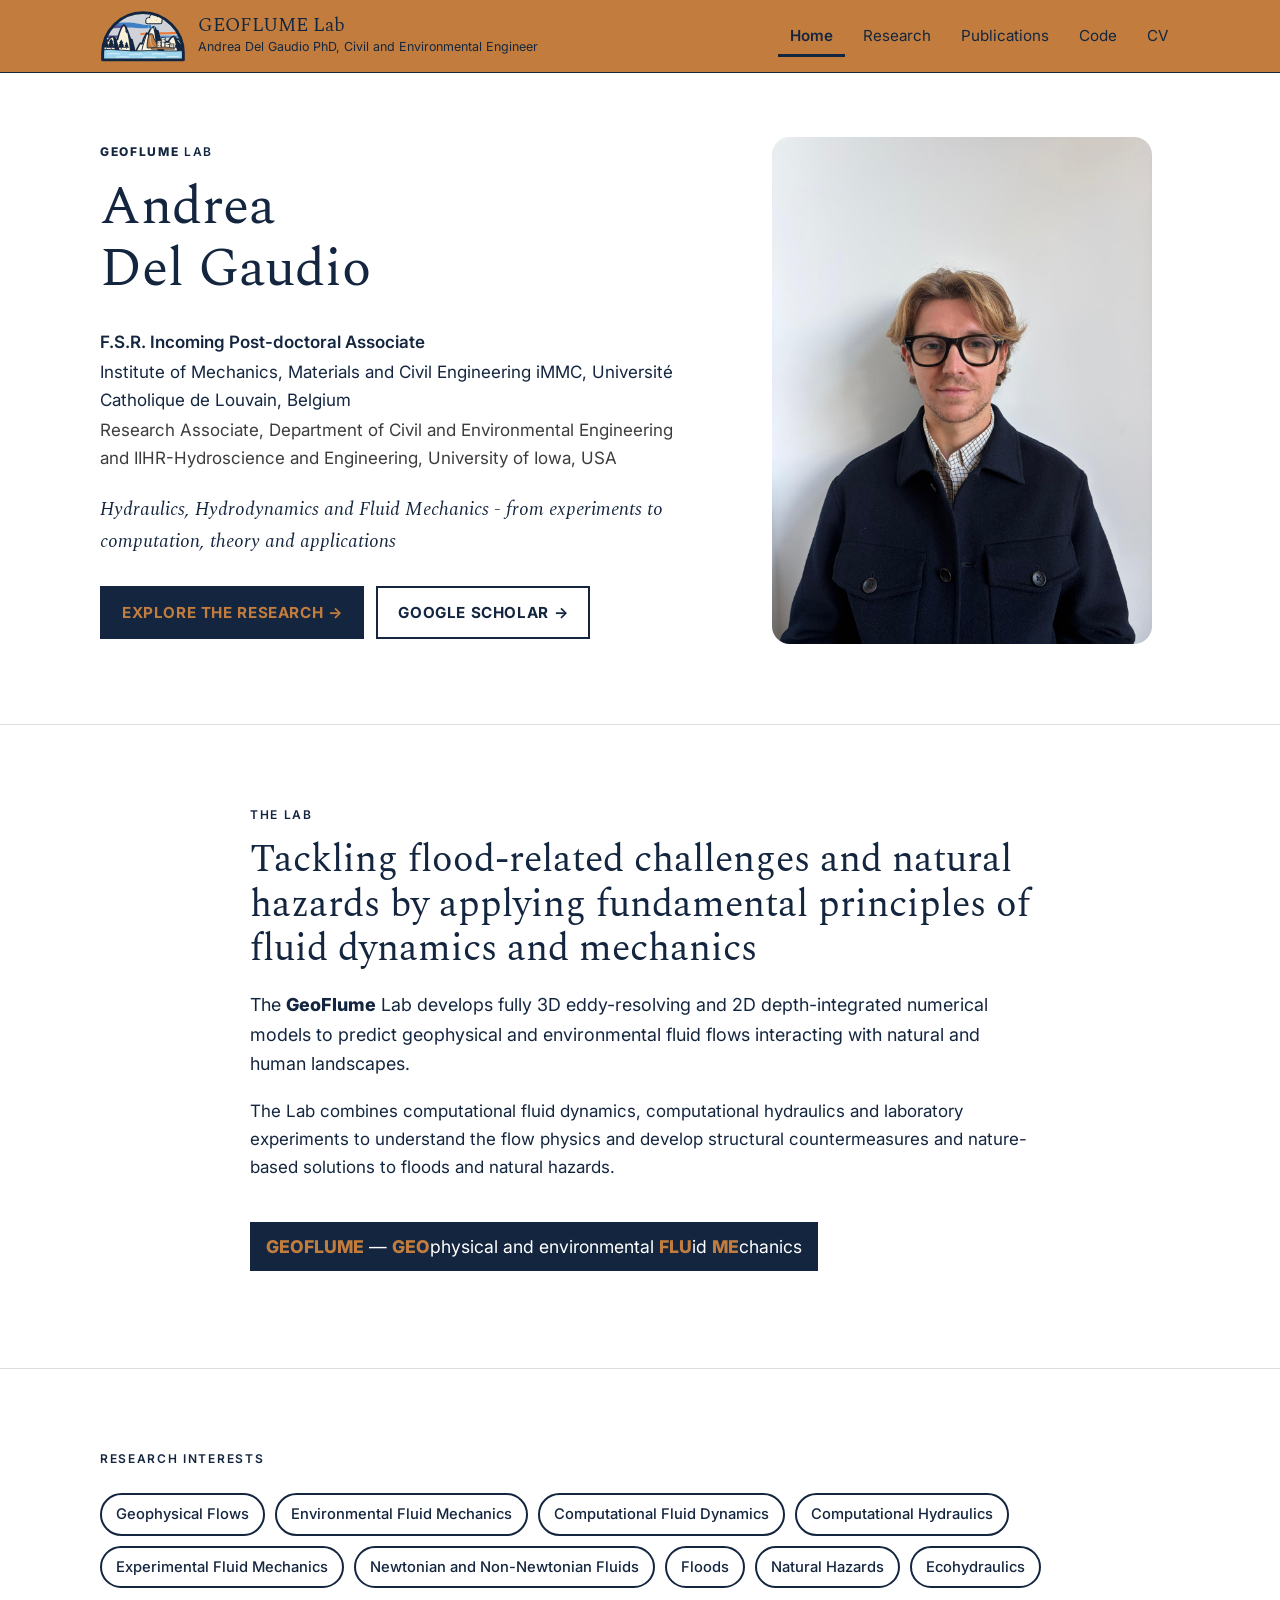
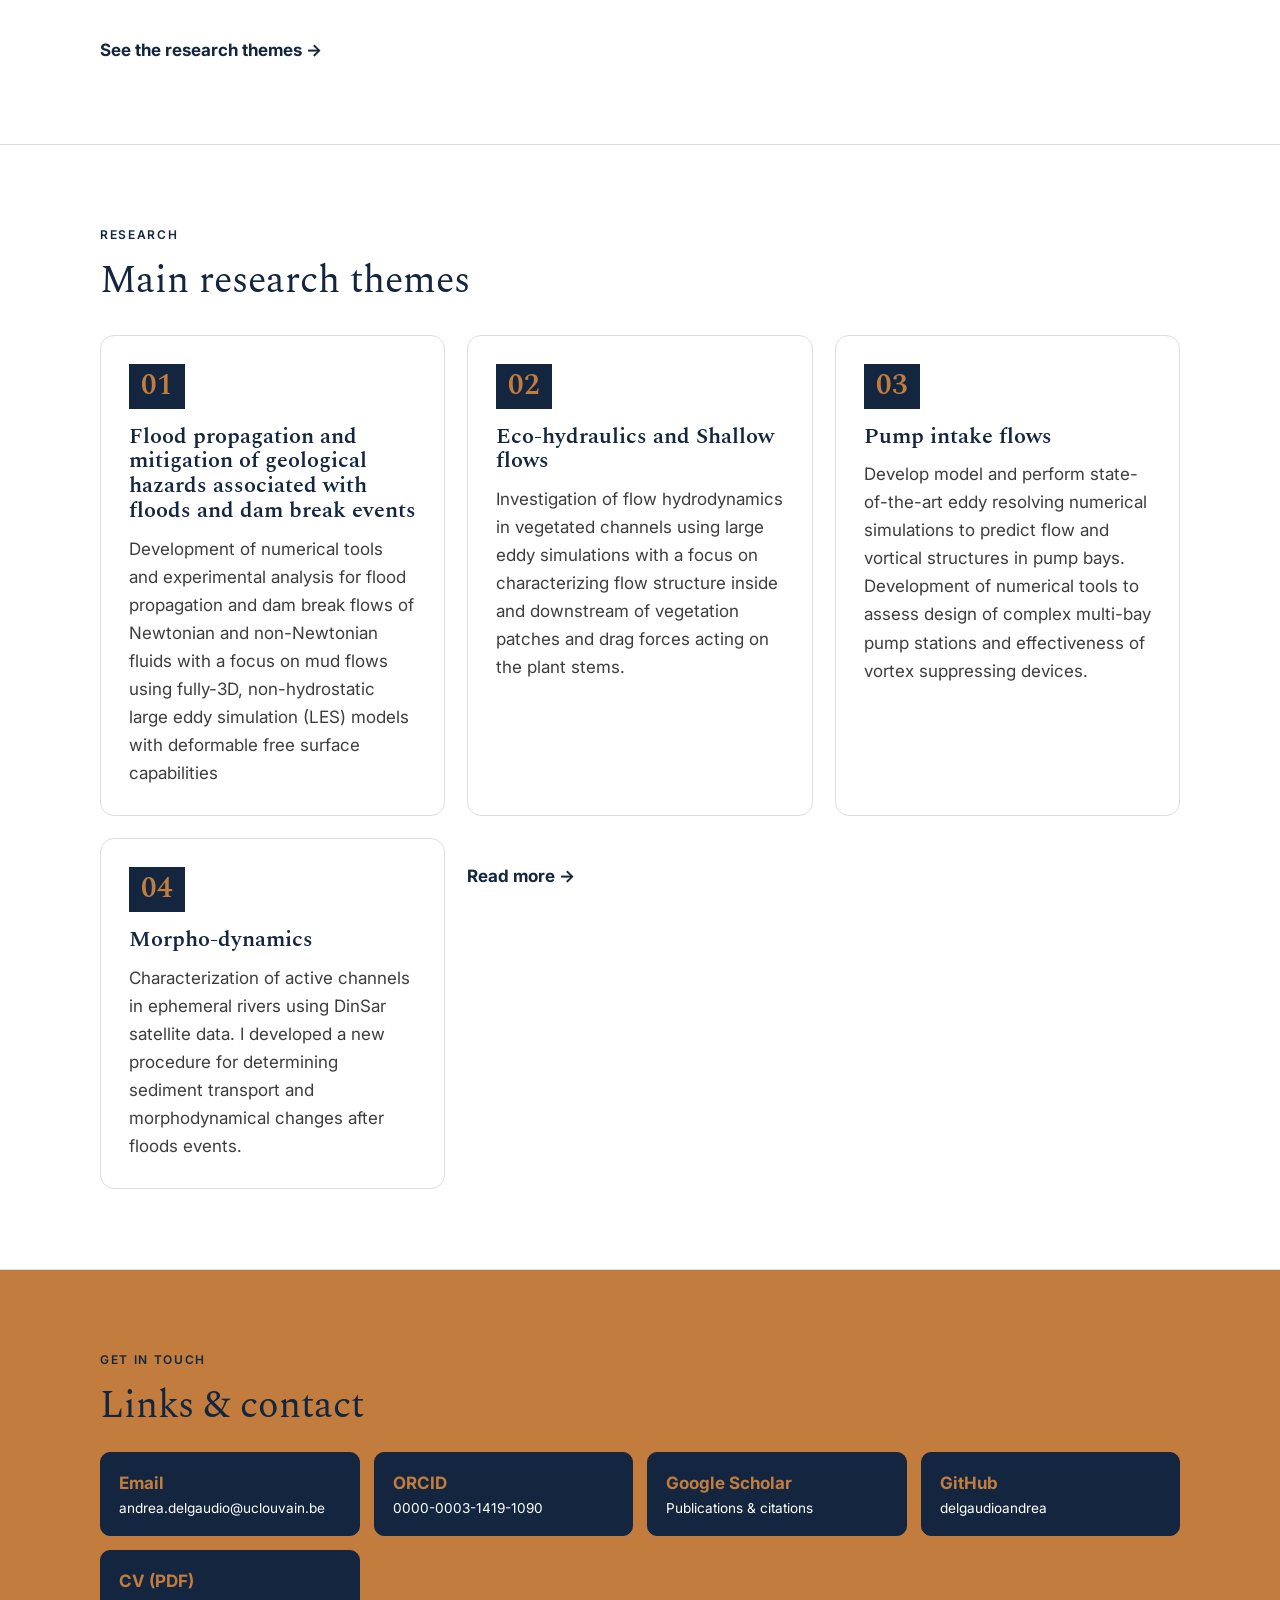
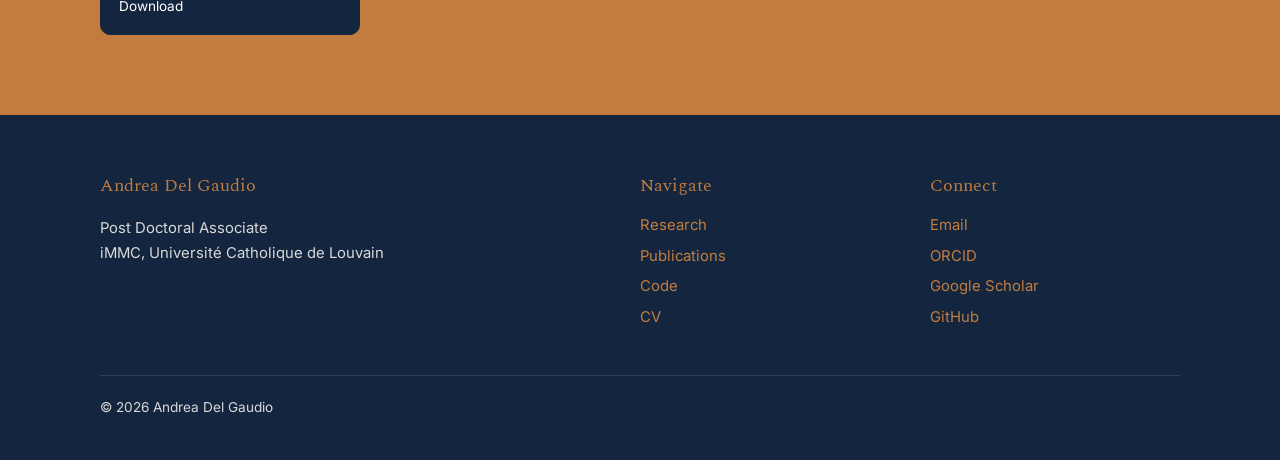
<file: index.html>
<!doctype html>
<html lang="en">
<head>
  <meta charset="utf-8">
  <meta name="viewport" content="width=device-width, initial-scale=1">
  <title>GEOFLUME Lab</title>
  <meta name="description" content="Personal academic website of Andrea Del Gaudio.">
  <link rel="preconnect" href="https://fonts.googleapis.com">
  <link rel="preconnect" href="https://fonts.gstatic.com" crossorigin>
  <link href="https://fonts.googleapis.com/css2?family=Inter:wght@400;500;600;700&family=Spectral:ital,wght@0,400;0,600;1,400&display=swap" rel="stylesheet">
  <link rel="stylesheet" href="css/style.css">
</head>
<body>

<header class="site-header">
  <div class="container">
    <a class="brand" href="index.html">
      <img class="brand-logo" src="images/geoflume_mark.svg" alt="GeoFlume lab logo">
      <span>
        <span class="brand-name">GEOFLUME Lab</span>
        <span class="brand-sub">Andrea Del Gaudio PhD, Civil and Environmental Engineer</span>
      </span>
    </a>
    <button class="nav-toggle" aria-label="Menu">&#9776;</button>
    <nav class="nav">
      <a href="index.html" class="active">Home</a>
      <a href="research.html">Research</a>
      <a href="publications.html">Publications</a>
      <a href="code.html">Code</a>
      <a href="cv.html">CV</a>
    </nav>
  </div>
</header>

<!-- ================= HERO ================= -->
<div class="hero">
  <div class="container">
    <div>
      <p class="eyebrow"><span class="gf">GeoFlume</span> Lab</p>
      <h1>Andrea<br>Del Gaudio</h1>
      <p class="role"> F.S.R. Incoming Post-doctoral Associate</p>
      <p class="affil"> Institute of Mechanics, Materials and Civil Engineering iMMC, Université Catholique de Louvain, Belgium</p>
      <p class="affil muted">Research Associate, Department of Civil and Environmental Engineering and IIHR-Hydroscience and Engineering, University of Iowa, USA</p>
      <p class="tagline"> Hydraulics, Hydrodynamics and Fluid Mechanics - from experiments to computation, theory and applications</p>
      <div class="btns">
        <a class="btn primary" href="research.html">Explore the research &rarr;</a>
        <a class="btn" href="https://scholar.google.com/citations?user=aR6D2nIAAAAJ" target="_blank" rel="noopener">Google Scholar &rarr;</a>
      </div>
    </div>
    <div class="photo">
      <!-- Put your photo at images/profile.jpg — initials show until then -->
      <img src="images/profile.jpg" alt="Andrea Del Gaudio"
           onerror="this.outerHTML='<div class=&quot;initials&quot;>AD</div>'">
    </div>
  </div>
</div>

<!-- ================= ABOUT ================= -->
<section>
  <div class="container narrow">
    <p class="eyebrow">The Lab</p>
    <h2> Tackling flood-related challenges and natural hazards by applying fundamental principles of fluid dynamics and mechanics </h2>
    <p class="lead"> The <span class="gf">GeoFlume</span> Lab develops fully 3D eddy-resolving and 2D depth-integrated numerical models to predict geophysical and environmental fluid flows interacting with natural and human landscapes.</p>
    <p> The Lab combines computational fluid dynamics, computational hydraulics and laboratory experiments to understand the flow physics and develop structural countermeasures and nature-based solutions to floods and natural hazards.</p>
    <p class="acronym"><span class="gf">GEOFLUME</span> — <span class="ac">GEO</span>physical and environmental <span class="ac">FLU</span>id <span class="ac">ME</span>chanics</p>
  </div>
</section>

<!-- ================= INTERESTS ================= -->
<section class="soft">
  <div class="container">
    <p class="eyebrow">Research interests</p>
    <ul class="tags">
      <li> Geophysical Flows </li>
      <li> Environmental Fluid Mechanics </li>
      <li> Computational Fluid Dynamics </li>
      <li> Computational Hydraulics </li>
      <li> Experimental Fluid Mechanics </li>
      <li> Newtonian and Non-Newtonian Fluids </li>
      <li> Floods </li>
      <li> Natural Hazards </li>
      <li> Ecohydraulics </li>
    </ul>
    <a class="arrow-link" href="research.html">See the research themes &rarr;</a>
  </div>
</section>

<!-- ================= THEMES ================= -->
<section>
  <div class="container">
    <p class="eyebrow">Research</p>
    <h2>Main research themes</h2>
    <div class="grid-3">
      <div class="card">
        <div class="num">01</div>
        <h3> Flood propagation and mitigation of geological hazards associated with floods and dam break events </h3>
        <p> Development of numerical tools and experimental analysis for flood propagation and dam break flows of Newtonian and non-Newtonian fluids with a focus on mud flows using fully-3D, non-hydrostatic large eddy simulation (LES) models with deformable free surface capabilities </p>
      </div>
      <div class="card">
        <div class="num">02</div>
        <h3> Eco-hydraulics and Shallow flows </h3>
        <p> Investigation of flow hydrodynamics in vegetated channels using large eddy simulations with a focus on characterizing flow structure inside and downstream of vegetation patches and drag forces acting on the plant stems. </p>
      </div>
         <div class="card">
        <div class="num">03</div>
        <h3> Pump intake flows </h3>
        <p> Develop model and perform state-of-the-art eddy resolving numerical simulations to predict flow and vortical structures in pump bays. Development of numerical tools to assess design of complex multi-bay pump stations and effectiveness of vortex suppressing devices. </p>
      </div>
         <div class="card">
        <div class="num">04</div>
        <h3> Morpho-dynamics </h3>
        <p> Characterization of active channels in ephemeral rivers using DinSar satellite data. I developed a new procedure for determining sediment transport and morphodynamical changes after floods events. </p>
      </div>
    <a class="arrow-link" href="research.html">Read more &rarr;</a>
  </div>
</section>

<!-- ================= CONTACT ================= -->
<section class="brown">
  <div class="container">
    <p class="eyebrow">Get in touch</p>
    <h2>Links &amp; contact</h2>
    <ul class="link-list" style="margin-top:24px">
      <li><a href="mailto:andrea.delgaudio@uclouvain.be">Email<span>andrea.delgaudio@uclouvain.be</span></a></li>
      <li><a href="https://orcid.org/0000-0003-1419-1090" target="_blank" rel="noopener">ORCID<span>0000-0003-1419-1090</span></a></li>
      <li><a href="https://scholar.google.com/citations?user=aR6D2nIAAAAJ" target="_blank" rel="noopener">Google Scholar<span>Publications &amp; citations</span></a></li>
      <li><a href="https://github.com/delgaudioandrea" target="_blank" rel="noopener">GitHub<span>delgaudioandrea</span></a></li>
      <li><a href="files/CV.pdf" target="_blank">CV (PDF)<span>Download</span></a></li>
    </ul>
  </div>
</section>

<footer class="site-footer">
  <div class="container">
    <div class="footer-grid">
      <div>
        <h4>Andrea Del Gaudio</h4>
        <p>Post Doctoral Associate <br> iMMC, Université Catholique de Louvain </p>
      </div>
      <div>
        <h4>Navigate</h4>
        <ul>
          <li><a href="research.html">Research</a></li>
          <li><a href="publications.html">Publications</a></li>
          <li><a href="code.html">Code</a></li>
          <li><a href="cv.html">CV</a></li>
        </ul>
      </div>
      <div>
        <h4>Connect</h4>
        <ul>
          <li><a href="mailto:andrea.delgaudio@uclouvain.be">Email</a></li>
          <li><a href="https://orcid.org/0000-0003-1419-1090">ORCID</a></li>
          <li><a href="https://scholar.google.com/citations?user=aR6D2nIAAAAJ">Google Scholar</a></li>
          <li><a href="https://github.com/delgaudioandrea">GitHub</a></li>
        </ul>
      </div>
    </div>
    <p class="copyright">&copy; <span id="year"></span> Andrea Del Gaudio</p>
  </div>
</footer>

<script src="js/main.js"></script>
</body>
</html>
</file>
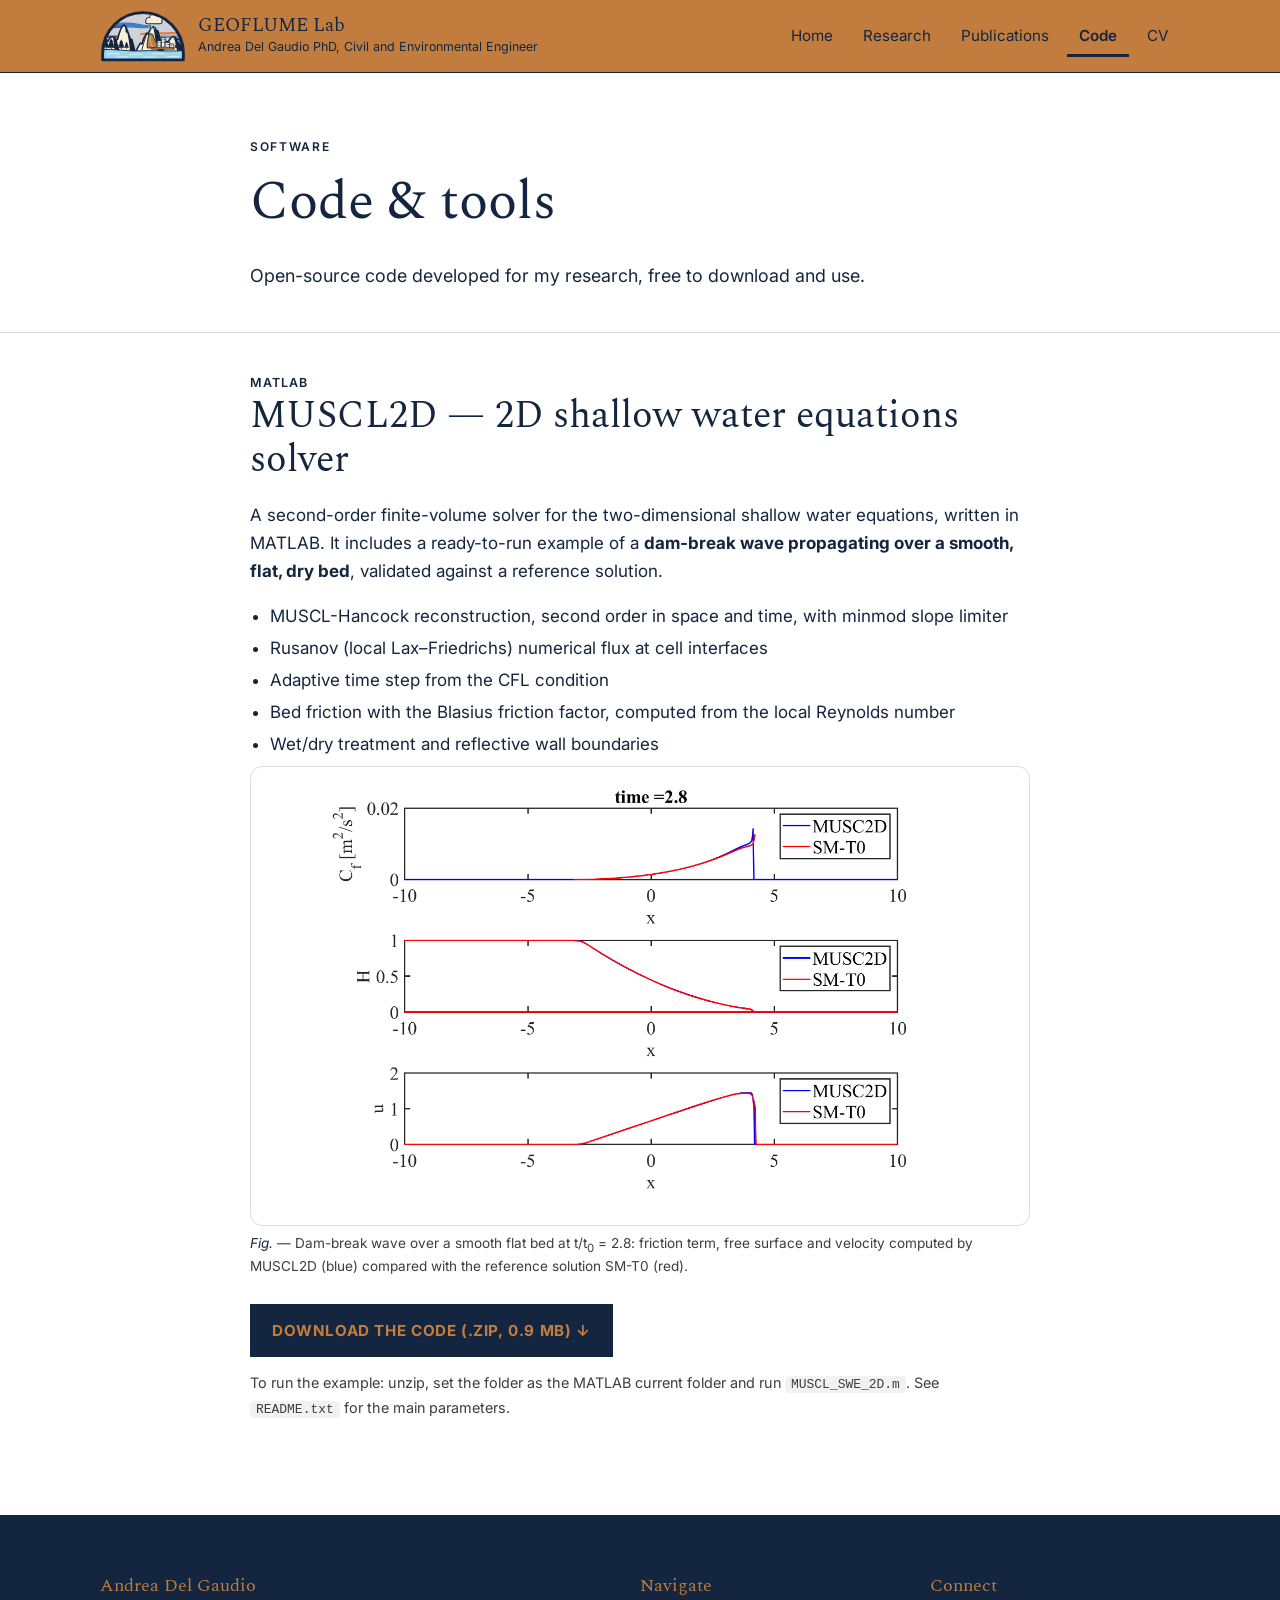
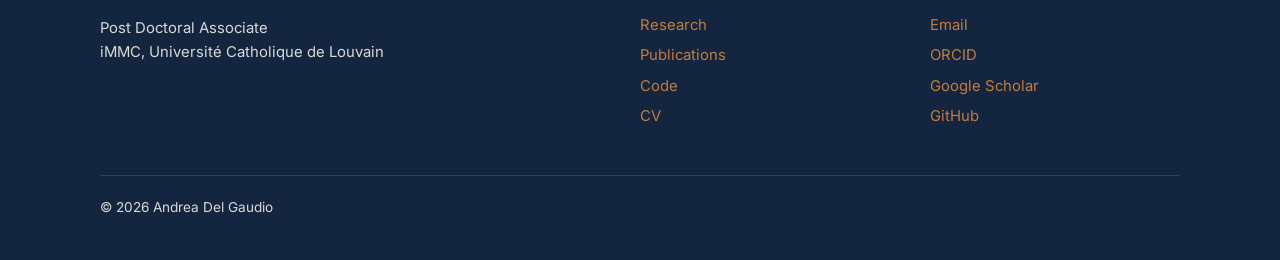
<file: code.html>
<!doctype html>
<html lang="en">
<head>
  <meta charset="utf-8">
  <meta name="viewport" content="width=device-width, initial-scale=1">
  <title>Code — Andrea Del Gaudio</title>
  <meta name="description" content="Personal academic website of Andrea Del Gaudio.">
  <link rel="preconnect" href="https://fonts.googleapis.com">
  <link rel="preconnect" href="https://fonts.gstatic.com" crossorigin>
  <link href="https://fonts.googleapis.com/css2?family=Inter:wght@400;500;600;700&family=Spectral:ital,wght@0,400;0,600;1,400&display=swap" rel="stylesheet">
  <link rel="stylesheet" href="css/style.css">
</head>
<body>

<header class="site-header">
  <div class="container">
    <a class="brand" href="index.html">
      <img class="brand-logo" src="images/geoflume_mark.svg" alt="GeoFlume lab logo">
      <span>
        <span class="brand-name">GEOFLUME Lab </span>
        <span class="brand-sub">Andrea Del Gaudio PhD, Civil and Environmental Engineer</span>
      </span>
    </a>
    <button class="nav-toggle" aria-label="Menu">&#9776;</button>
    <nav class="nav">
      <a href="index.html">Home</a>
      <a href="research.html">Research</a>
      <a href="publications.html">Publications</a>
      <a href="code.html" class="active">Code</a>
      <a href="cv.html">CV</a>
    </nav>
  </div>
</header>

<div class="page-head">
  <div class="container narrow">
    <p class="eyebrow">Software</p>
    <h1>Code &amp; tools</h1>
    <p class="lead">Open-source code developed for my research, free to download and use.</p>
  </div>
</div>

<section>
  <div class="container narrow">
    <!-- ===== PROJECT: MUSCL2D ===== -->
    <div class="code-card">
      <div class="lang">MATLAB</div>
      <h2>MUSCL2D — 2D shallow water equations solver</h2>
      <p>A second-order finite-volume solver for the two-dimensional shallow water equations, written in MATLAB. It includes a ready-to-run example of a <strong>dam-break wave propagating over a smooth, flat, dry bed</strong>, validated against a reference solution.</p>
      <ul>
        <li>MUSCL-Hancock reconstruction, second order in space and time, with minmod slope limiter</li>
        <li>Rusanov (local Lax–Friedrichs) numerical flux at cell interfaces</li>
        <li>Adaptive time step from the CFL condition</li>
        <li>Bed friction with the Blasius friction factor, computed from the local Reynolds number</li>
        <li>Wet/dry treatment and reflective wall boundaries</li>
      </ul>

      <div class="figures single">
        <figure>
          <img src="images/muscl2d_validation.png" alt="MUSCL2D dam-break validation: friction, free surface and velocity">
          <figcaption><em>Fig.</em> — Dam-break wave over a smooth flat bed at t/t<sub>0</sub> = 2.8: friction term, free surface and velocity computed by MUSCL2D (blue) compared with the reference solution SM-T0 (red).</figcaption>
        </figure>
      </div>

      <div class="btns">
        <a class="btn primary" href="files/MUSCL2D.zip" download>Download the code (.zip, 0.9 MB) &darr;</a>
      </div>
      <p class="muted-note">To run the example: unzip, set the folder as the MATLAB current folder and run <code>MUSCL_SWE_2D.m</code>. See <code>README.txt</code> for the main parameters.</p>
    </div>

    <!-- To add another project, copy the block from "PROJECT: MUSCL2D" down to its closing </div>,
         paste it here and add <hr class="sep"> between the two projects. -->
  </div>
</section>

<footer class="site-footer">
  <div class="container">
    <div class="footer-grid">
      <div>
        <h4>Andrea Del Gaudio</h4>
        <p>Post Doctoral Associate <br> iMMC, Université Catholique de Louvain </p>
      </div>
      <div>
        <h4>Navigate</h4>
        <ul>
          <li><a href="research.html">Research</a></li>
          <li><a href="publications.html">Publications</a></li>
          <li><a href="code.html">Code</a></li>
          <li><a href="cv.html">CV</a></li>
        </ul>
      </div>
      <div>
        <h4>Connect</h4>
        <ul>
          <li><a href="mailto:andrea.delgaudio@uclouvain.be">Email</a></li>
          <li><a href="https://orcid.org/0000-0003-1419-1090">ORCID</a></li>
          <li><a href="https://scholar.google.com/citations?user=aR6D2nIAAAAJ">Google Scholar</a></li>
          <li><a href="https://github.com/delgaudioandrea">GitHub</a></li>
        </ul>
      </div>
    </div>
    <p class="copyright">&copy; <span id="year"></span> Andrea Del Gaudio</p>
  </div>
</footer>

<script src="js/main.js"></script>
</body>
</html>
</file>
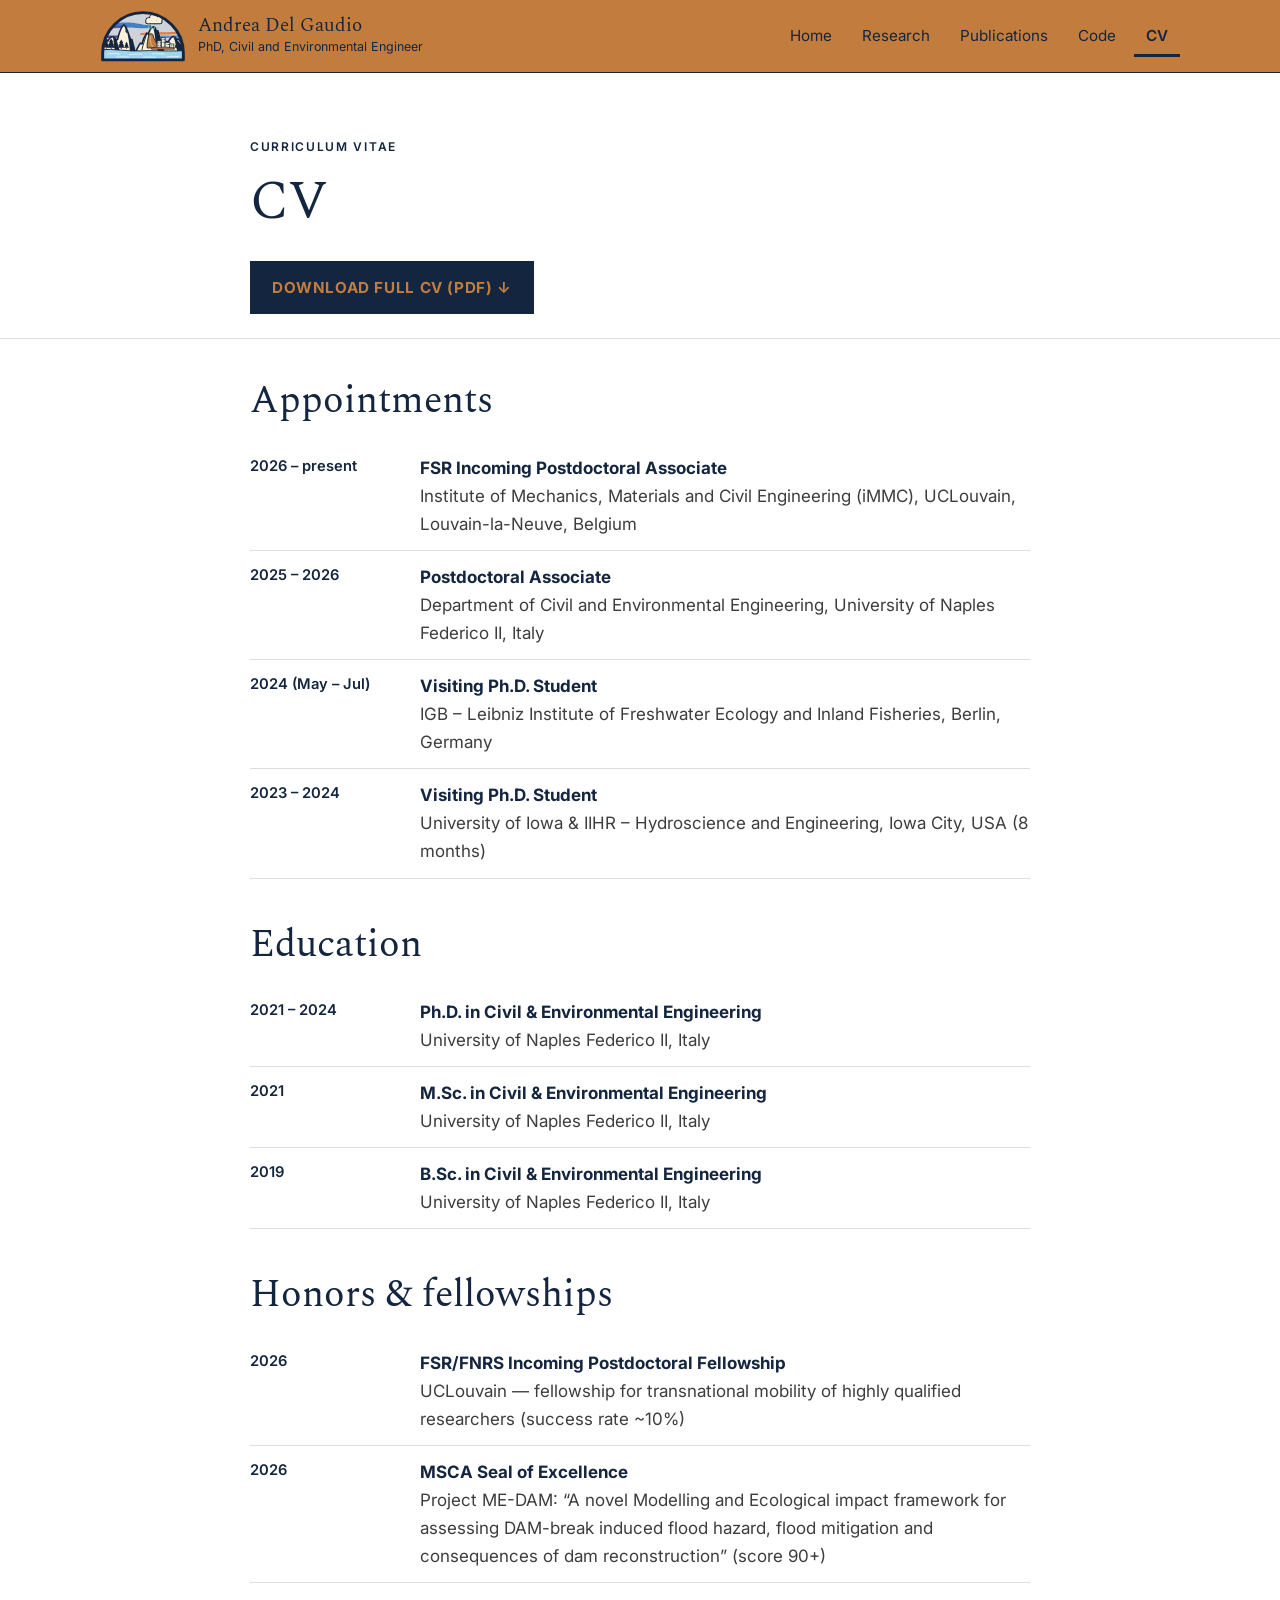
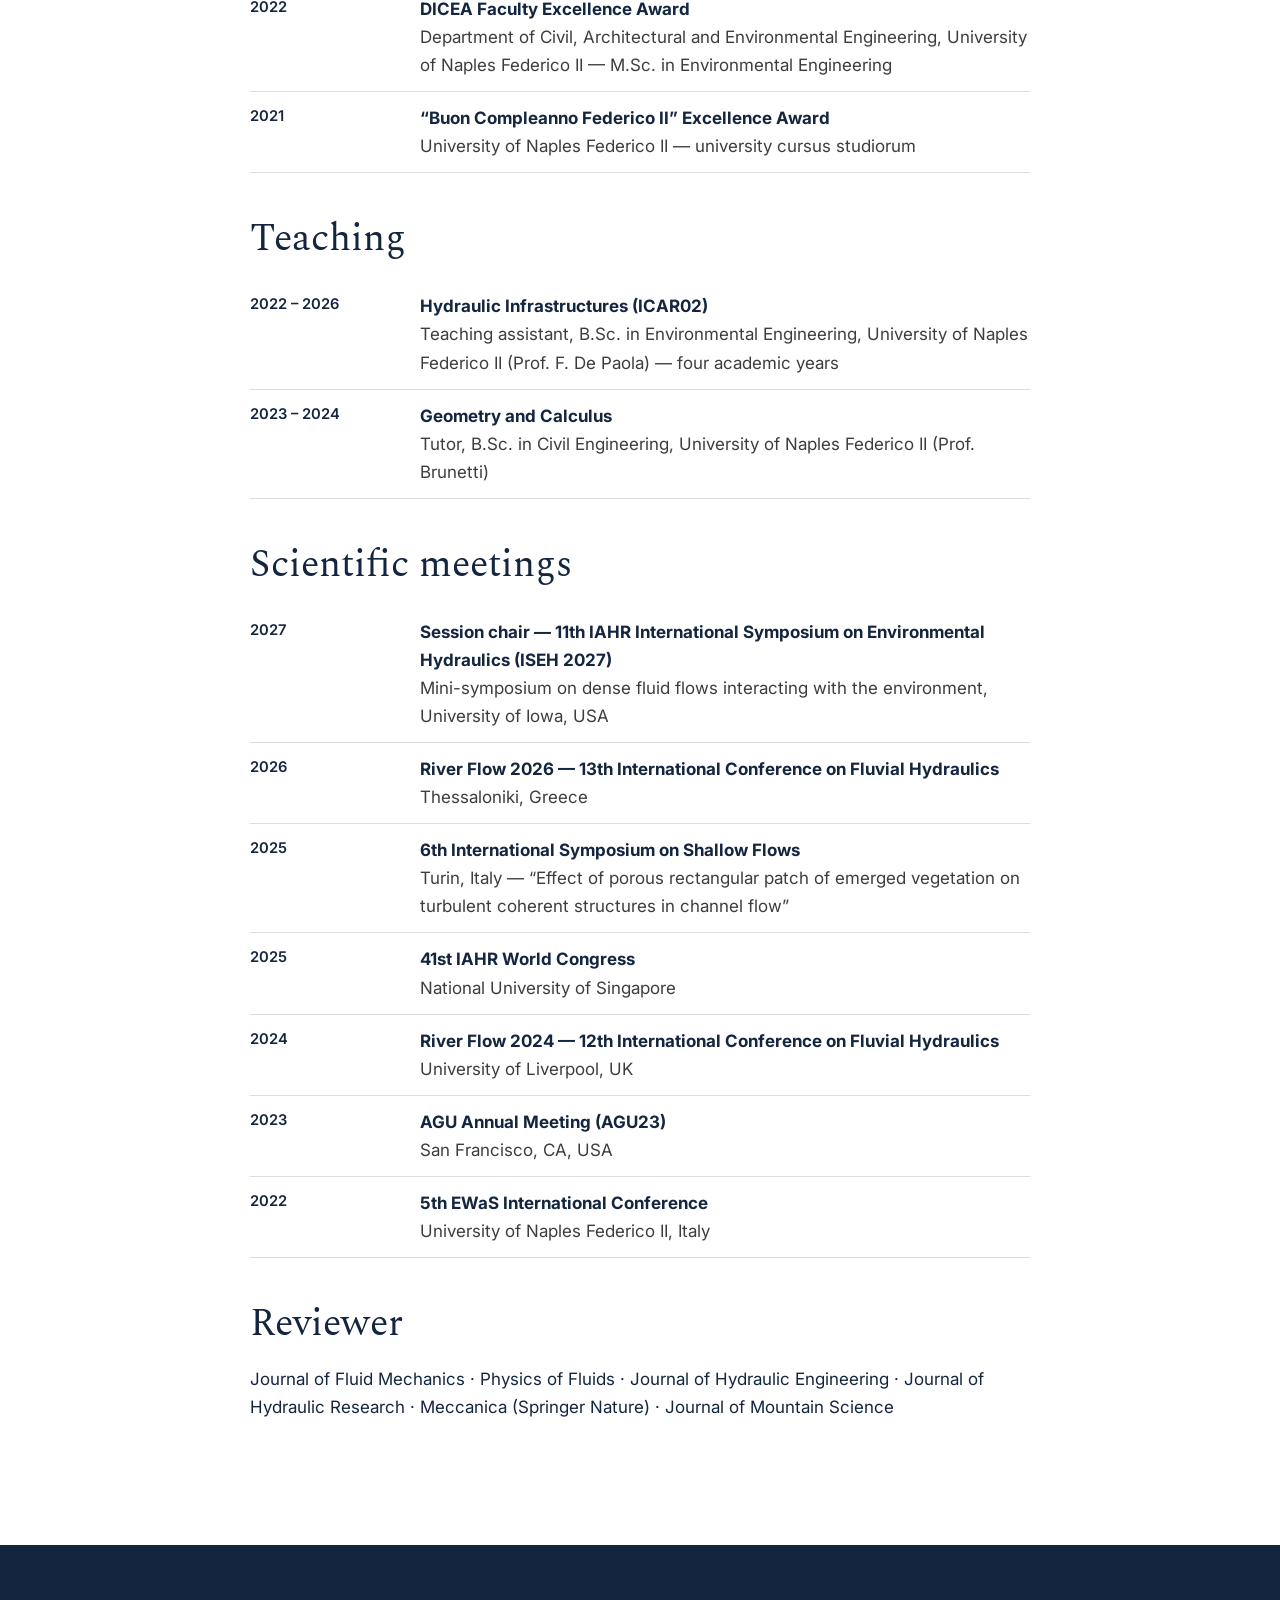
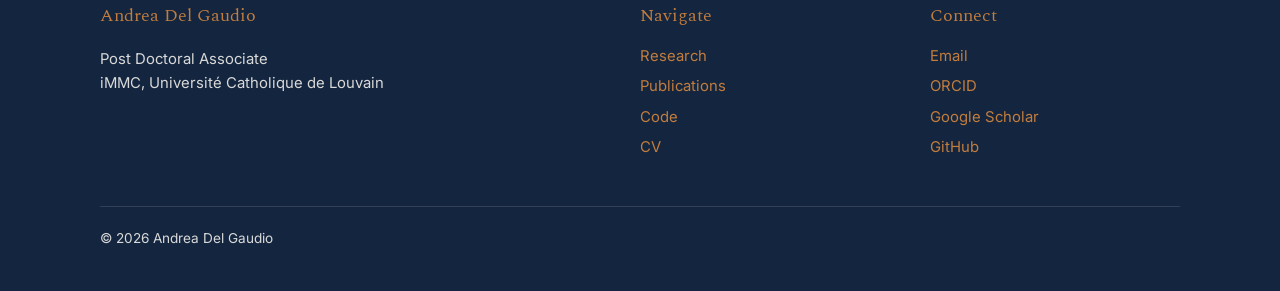
<file: cv.html>
<!doctype html>
<html lang="en">
<head>
  <meta charset="utf-8">
  <meta name="viewport" content="width=device-width, initial-scale=1">
  <title>CV — Andrea Del Gaudio</title>
  <meta name="description" content="Personal academic website of Andrea Del Gaudio.">
  <link rel="preconnect" href="https://fonts.googleapis.com">
  <link rel="preconnect" href="https://fonts.gstatic.com" crossorigin>
  <link href="https://fonts.googleapis.com/css2?family=Inter:wght@400;500;600;700&family=Spectral:ital,wght@0,400;0,600;1,400&display=swap" rel="stylesheet">
  <link rel="stylesheet" href="css/style.css">
</head>
<body>

<header class="site-header">
  <div class="container">
    <a class="brand" href="index.html">
      <img class="brand-logo" src="images/geoflume_mark.svg" alt="GeoFlume lab logo">
      <span>
        <span class="brand-name">Andrea Del Gaudio</span>
        <span class="brand-sub">PhD, Civil and Environmental Engineer</span>
      </span>
    </a>
    <button class="nav-toggle" aria-label="Menu">&#9776;</button>
    <nav class="nav">
      <a href="index.html">Home</a>
      <a href="research.html">Research</a>
      <a href="publications.html">Publications</a>
      <a href="code.html">Code</a>
      <a href="cv.html" class="active">CV</a>
    </nav>
  </div>
</header>

<div class="page-head">
  <div class="container narrow">
    <p class="eyebrow">Curriculum vitae</p>
    <h1>CV</h1>
    <div class="btns" style="margin-top:20px">
      <a class="btn primary" href="files/CV.pdf" target="_blank">Download full CV (PDF) &darr;</a>
    </div>
  </div>
</div>

<section>
  <div class="container narrow">
    <div class="cv-block">
      <h2>Appointments</h2>
      <div class="cv-item"><div class="cv-date">2026 – present</div><div><strong>FSR Incoming Postdoctoral Associate</strong><p>Institute of Mechanics, Materials and Civil Engineering (iMMC), UCLouvain, Louvain-la-Neuve, Belgium</p></div></div>
      <div class="cv-item"><div class="cv-date">2025 – 2026</div><div><strong>Postdoctoral Associate</strong><p>Department of Civil and Environmental Engineering, University of Naples Federico II, Italy</p></div></div>
      <div class="cv-item"><div class="cv-date">2024 (May – Jul)</div><div><strong>Visiting Ph.D. Student</strong><p>IGB – Leibniz Institute of Freshwater Ecology and Inland Fisheries, Berlin, Germany</p></div></div>
      <div class="cv-item"><div class="cv-date">2023 – 2024</div><div><strong>Visiting Ph.D. Student</strong><p>University of Iowa &amp; IIHR – Hydroscience and Engineering, Iowa City, USA (8 months)</p></div></div>
    </div>

    <div class="cv-block">
      <h2>Education</h2>
      <div class="cv-item"><div class="cv-date">2021 – 2024</div><div><strong>Ph.D. in Civil &amp; Environmental Engineering</strong><p>University of Naples Federico II, Italy</p></div></div>
      <div class="cv-item"><div class="cv-date">2021</div><div><strong>M.Sc. in Civil &amp; Environmental Engineering</strong><p>University of Naples Federico II, Italy</p></div></div>
      <div class="cv-item"><div class="cv-date">2019</div><div><strong>B.Sc. in Civil &amp; Environmental Engineering</strong><p>University of Naples Federico II, Italy</p></div></div>
    </div>

    <div class="cv-block">
      <h2>Honors &amp; fellowships</h2>
      <div class="cv-item"><div class="cv-date">2026</div><div><strong>FSR/FNRS Incoming Postdoctoral Fellowship</strong><p>UCLouvain — fellowship for transnational mobility of highly qualified researchers (success rate ~10%)</p></div></div>
      <div class="cv-item"><div class="cv-date">2026</div><div><strong>MSCA Seal of Excellence</strong><p>Project ME-DAM: “A novel Modelling and Ecological impact framework for assessing DAM-break induced flood hazard, flood mitigation and consequences of dam reconstruction” (score 90+)</p></div></div>
      <div class="cv-item"><div class="cv-date">2022</div><div><strong>DICEA Faculty Excellence Award</strong><p>Department of Civil, Architectural and Environmental Engineering, University of Naples Federico II — M.Sc. in Environmental Engineering</p></div></div>
      <div class="cv-item"><div class="cv-date">2021</div><div><strong>“Buon Compleanno Federico II” Excellence Award</strong><p>University of Naples Federico II — university cursus studiorum</p></div></div>
    </div>

    <div class="cv-block">
      <h2>Teaching</h2>
      <div class="cv-item"><div class="cv-date">2022 – 2026</div><div><strong>Hydraulic Infrastructures (ICAR02)</strong><p>Teaching assistant, B.Sc. in Environmental Engineering, University of Naples Federico II (Prof. F. De Paola) — four academic years</p></div></div>
      <div class="cv-item"><div class="cv-date">2023 – 2024</div><div><strong>Geometry and Calculus</strong><p>Tutor, B.Sc. in Civil Engineering, University of Naples Federico II (Prof. Brunetti)</p></div></div>
    </div>

    <div class="cv-block">
      <h2>Scientific meetings</h2>
      <div class="cv-item"><div class="cv-date">2027</div><div><strong>Session chair — 11th IAHR International Symposium on Environmental Hydraulics (ISEH 2027)</strong><p>Mini-symposium on dense fluid flows interacting with the environment, University of Iowa, USA</p></div></div>
      <div class="cv-item"><div class="cv-date">2026</div><div><strong>River Flow 2026 — 13th International Conference on Fluvial Hydraulics</strong><p>Thessaloniki, Greece</p></div></div>
      <div class="cv-item"><div class="cv-date">2025</div><div><strong>6th International Symposium on Shallow Flows</strong><p>Turin, Italy — “Effect of porous rectangular patch of emerged vegetation on turbulent coherent structures in channel flow”</p></div></div>
      <div class="cv-item"><div class="cv-date">2025</div><div><strong>41st IAHR World Congress</strong><p>National University of Singapore</p></div></div>
      <div class="cv-item"><div class="cv-date">2024</div><div><strong>River Flow 2024 — 12th International Conference on Fluvial Hydraulics</strong><p>University of Liverpool, UK</p></div></div>
      <div class="cv-item"><div class="cv-date">2023</div><div><strong>AGU Annual Meeting (AGU23)</strong><p>San Francisco, CA, USA</p></div></div>
      <div class="cv-item"><div class="cv-date">2022</div><div><strong>5th EWaS International Conference</strong><p>University of Naples Federico II, Italy</p></div></div>
    </div>

    <div class="cv-block">
      <h2>Reviewer</h2>
      <p>Journal of Fluid Mechanics · Physics of Fluids · Journal of Hydraulic Engineering · Journal of Hydraulic Research · Meccanica (Springer Nature) · Journal of Mountain Science</p>
    </div>
  </div>
</section>

<footer class="site-footer">
  <div class="container">
    <div class="footer-grid">
      <div>
        <h4>Andrea Del Gaudio</h4>
        <p>Post Doctoral Associate <br> iMMC, Université Catholique de Louvain </p>
      </div>
      <div>
        <h4>Navigate</h4>
        <ul>
          <li><a href="research.html">Research</a></li>
          <li><a href="publications.html">Publications</a></li>
          <li><a href="code.html">Code</a></li>
          <li><a href="cv.html">CV</a></li>
        </ul>
      </div>
      <div>
        <h4>Connect</h4>
        <ul>
          <li><a href="mailto:andrea.delgaudio@uclouvain.be">Email</a></li>
          <li><a href="https://orcid.org/0000-0003-1419-1090">ORCID</a></li>
          <li><a href="https://scholar.google.com/citations?user=aR6D2nIAAAAJ">Google Scholar</a></li>
          <li><a href="https://github.com/delgaudioandrea">GitHub</a></li>
        </ul>
      </div>
    </div>
    <p class="copyright">&copy; <span id="year"></span> Andrea Del Gaudio</p>
  </div>
</footer>

<script src="js/main.js"></script>
</body>
</html>
</file>
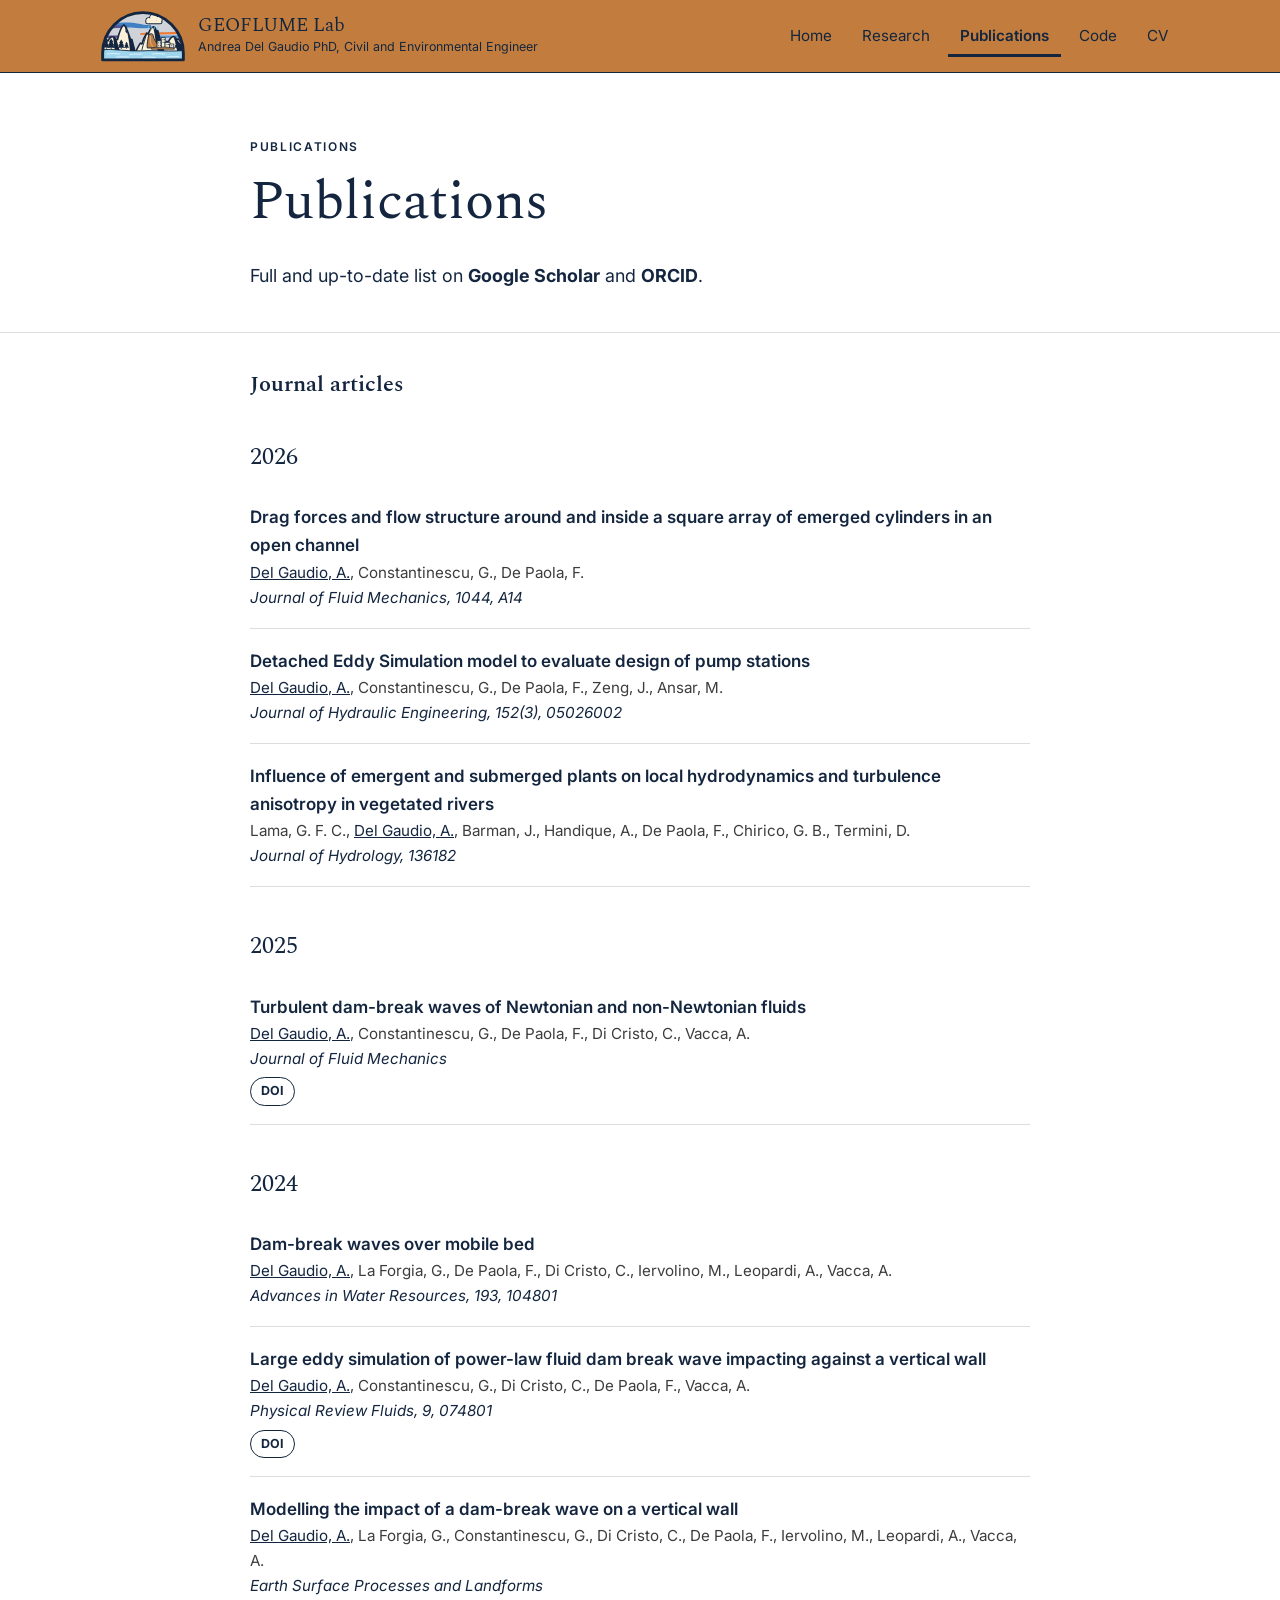
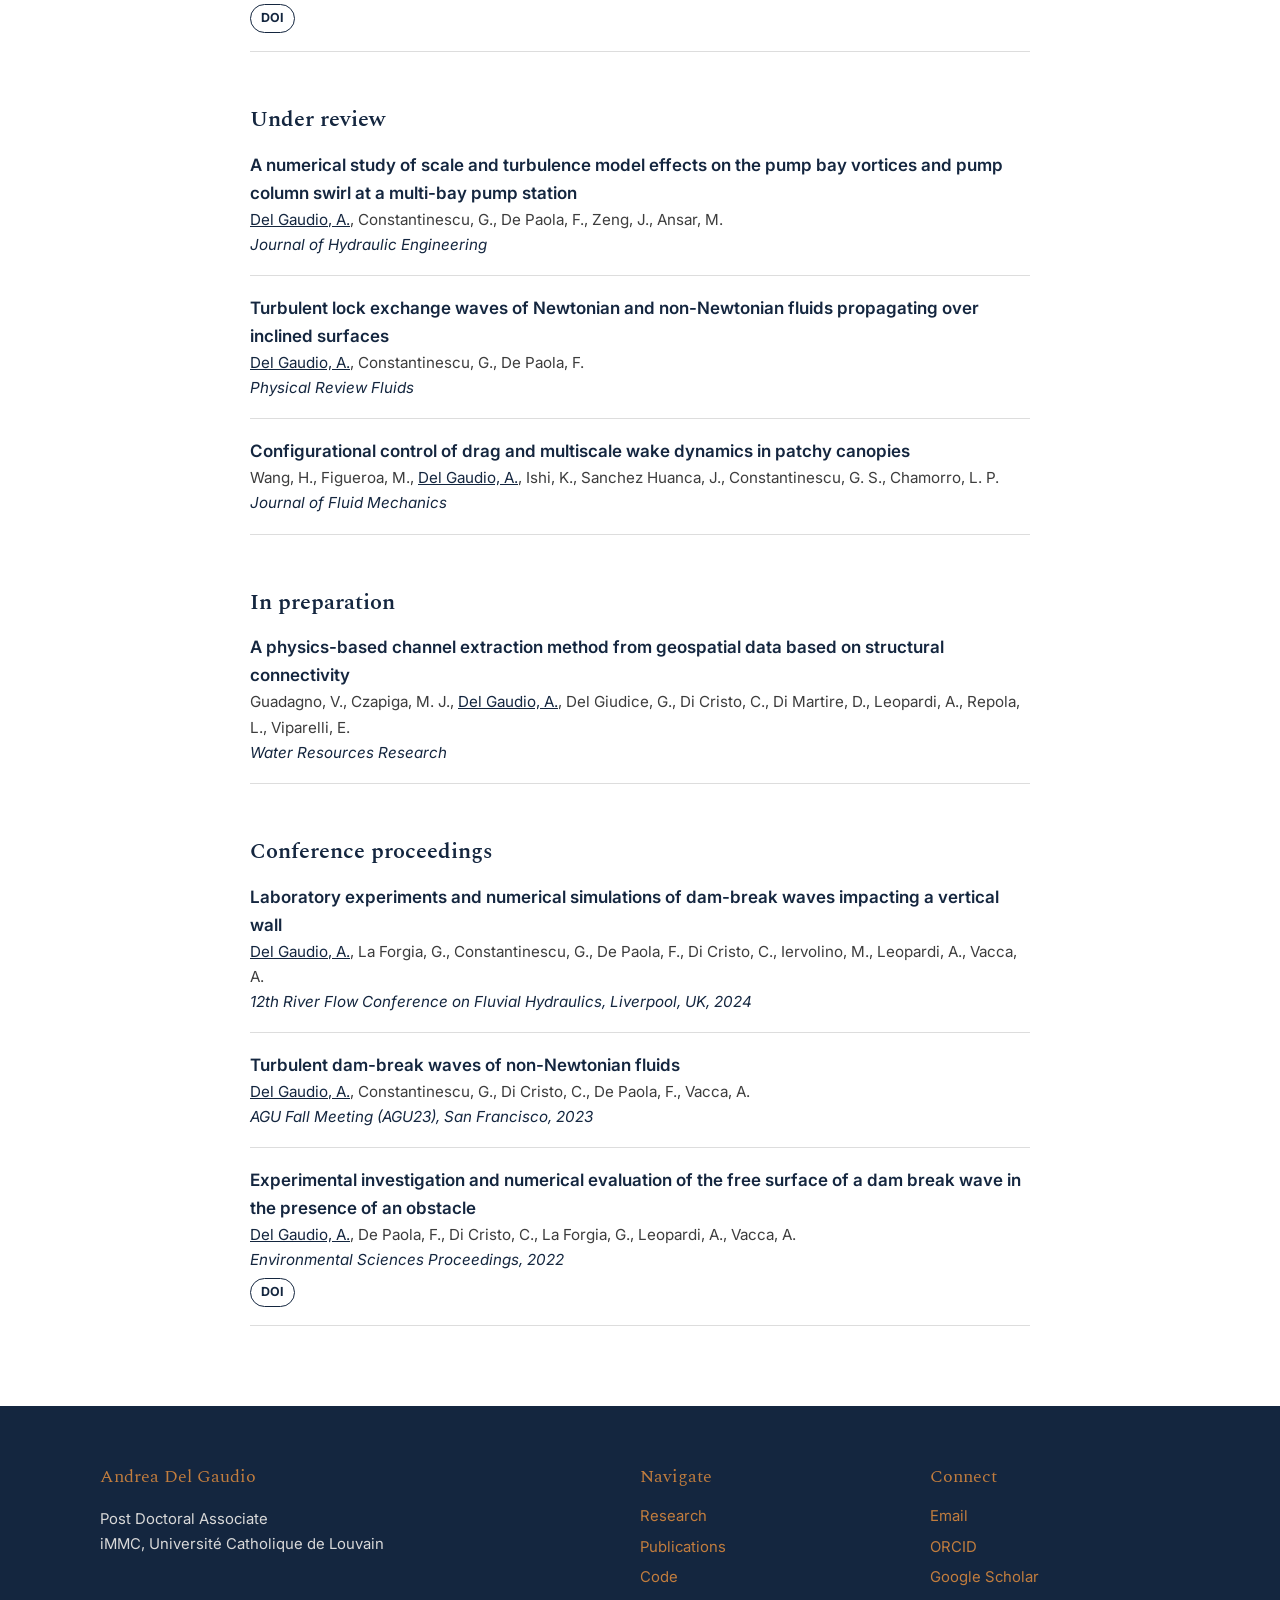
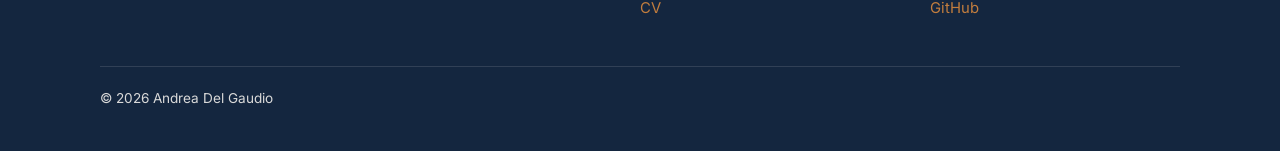
<file: publications.html>
<!doctype html>
<html lang="en">
<head>
  <meta charset="utf-8">
  <meta name="viewport" content="width=device-width, initial-scale=1">
  <title>Publications — Andrea Del Gaudio</title>
  <meta name="description" content="Personal academic website of Andrea Del Gaudio.">
  <link rel="preconnect" href="https://fonts.googleapis.com">
  <link rel="preconnect" href="https://fonts.gstatic.com" crossorigin>
  <link href="https://fonts.googleapis.com/css2?family=Inter:wght@400;500;600;700&family=Spectral:ital,wght@0,400;0,600;1,400&display=swap" rel="stylesheet">
  <link rel="stylesheet" href="css/style.css">
</head>
<body>

<header class="site-header">
  <div class="container">
    <a class="brand" href="index.html">
      <img class="brand-logo" src="images/geoflume_mark.svg" alt="GeoFlume lab logo">
      <span>
        <span class="brand-name">GEOFLUME Lab</span>
        <span class="brand-sub">Andrea Del Gaudio PhD, Civil and Environmental Engineer</span>
      </span>
    </a>
    <button class="nav-toggle" aria-label="Menu">&#9776;</button>
    <nav class="nav">
      <a href="index.html">Home</a>
      <a href="research.html">Research</a>
      <a href="publications.html" class="active">Publications</a>
      <a href="code.html">Code</a>
      <a href="cv.html">CV</a>
    </nav>
  </div>
</header>

<div class="page-head">
  <div class="container narrow">
    <p class="eyebrow">Publications</p>
    <h1>Publications</h1>
    <p class="lead">Full and up-to-date list on <a href="https://scholar.google.com/citations?user=aR6D2nIAAAAJ" target="_blank" rel="noopener">Google Scholar</a> and <a href="https://orcid.org/0000-0003-1419-1090" target="_blank" rel="noopener">ORCID</a>.</p>
  </div>
</div>

<section>
  <div class="container narrow">
    <h3 style="margin-bottom:0">Journal articles</h3>

    <div class="pub-year">2026</div>
    <div class="pub">
      <div class="pub-title">Drag forces and flow structure around and inside a square array of emerged cylinders in an open channel</div>
      <div class="pub-authors"><span class="me">Del Gaudio, A.</span>, Constantinescu, G., De Paola, F.</div>
      <div class="pub-venue">Journal of Fluid Mechanics, 1044, A14</div>
    </div>
    <div class="pub">
      <div class="pub-title">Detached Eddy Simulation model to evaluate design of pump stations</div>
      <div class="pub-authors"><span class="me">Del Gaudio, A.</span>, Constantinescu, G., De Paola, F., Zeng, J., Ansar, M.</div>
      <div class="pub-venue">Journal of Hydraulic Engineering, 152(3), 05026002</div>
    </div>
    <div class="pub">
      <div class="pub-title">Influence of emergent and submerged plants on local hydrodynamics and turbulence anisotropy in vegetated rivers</div>
      <div class="pub-authors">Lama, G. F. C., <span class="me">Del Gaudio, A.</span>, Barman, J., Handique, A., De Paola, F., Chirico, G. B., Termini, D.</div>
      <div class="pub-venue">Journal of Hydrology, 136182</div>
    </div>

    <div class="pub-year">2025</div>
    <div class="pub">
      <div class="pub-title">Turbulent dam-break waves of Newtonian and non-Newtonian fluids</div>
      <div class="pub-authors"><span class="me">Del Gaudio, A.</span>, Constantinescu, G., De Paola, F., Di Cristo, C., Vacca, A.</div>
      <div class="pub-venue">Journal of Fluid Mechanics</div>
      <div class="pub-links"><a class="pill" href="https://doi.org/10.1017/jfm.2025.10636" target="_blank" rel="noopener">DOI</a></div>
    </div>

    <div class="pub-year">2024</div>
    <div class="pub">
      <div class="pub-title">Dam-break waves over mobile bed</div>
      <div class="pub-authors"><span class="me">Del Gaudio, A.</span>, La Forgia, G., De Paola, F., Di Cristo, C., Iervolino, M., Leopardi, A., Vacca, A.</div>
      <div class="pub-venue">Advances in Water Resources, 193, 104801</div>
    </div>
    <div class="pub">
      <div class="pub-title">Large eddy simulation of power-law fluid dam break wave impacting against a vertical wall</div>
      <div class="pub-authors"><span class="me">Del Gaudio, A.</span>, Constantinescu, G., Di Cristo, C., De Paola, F., Vacca, A.</div>
      <div class="pub-venue">Physical Review Fluids, 9, 074801</div>
      <div class="pub-links"><a class="pill" href="https://doi.org/10.1103/PhysRevFluids.9.074801" target="_blank" rel="noopener">DOI</a></div>
    </div>
    <div class="pub">
      <div class="pub-title">Modelling the impact of a dam-break wave on a vertical wall</div>
      <div class="pub-authors"><span class="me">Del Gaudio, A.</span>, La Forgia, G., Constantinescu, G., Di Cristo, C., De Paola, F., Iervolino, M., Leopardi, A., Vacca, A.</div>
      <div class="pub-venue">Earth Surface Processes and Landforms</div>
      <div class="pub-links"><a class="pill" href="https://doi.org/10.1002/esp.5817" target="_blank" rel="noopener">DOI</a></div>
    </div>

    <h3 style="margin:56px 0 0">Under review</h3>
    <div class="pub">
      <div class="pub-title">A numerical study of scale and turbulence model effects on the pump bay vortices and pump column swirl at a multi-bay pump station</div>
      <div class="pub-authors"><span class="me">Del Gaudio, A.</span>, Constantinescu, G., De Paola, F., Zeng, J., Ansar, M.</div>
      <div class="pub-venue">Journal of Hydraulic Engineering</div>
    </div>
    <div class="pub">
      <div class="pub-title">Turbulent lock exchange waves of Newtonian and non-Newtonian fluids propagating over inclined surfaces</div>
      <div class="pub-authors"><span class="me">Del Gaudio, A.</span>, Constantinescu, G., De Paola, F.</div>
      <div class="pub-venue">Physical Review Fluids</div>
    </div>
    <div class="pub">
      <div class="pub-title">Configurational control of drag and multiscale wake dynamics in patchy canopies</div>
      <div class="pub-authors">Wang, H., Figueroa, M., <span class="me">Del Gaudio, A.</span>, Ishi, K., Sanchez Huanca, J., Constantinescu, G. S., Chamorro, L. P.</div>
      <div class="pub-venue">Journal of Fluid Mechanics</div>
    </div>

    <h3 style="margin:56px 0 0">In preparation</h3>
    <div class="pub">
      <div class="pub-title">A physics-based channel extraction method from geospatial data based on structural connectivity</div>
      <div class="pub-authors">Guadagno, V., Czapiga, M. J., <span class="me">Del Gaudio, A.</span>, Del Giudice, G., Di Cristo, C., Di Martire, D., Leopardi, A., Repola, L., Viparelli, E.</div>
      <div class="pub-venue">Water Resources Research</div>
    </div>

    <h3 style="margin:56px 0 0">Conference proceedings</h3>
    <div class="pub">
      <div class="pub-title">Laboratory experiments and numerical simulations of dam-break waves impacting a vertical wall</div>
      <div class="pub-authors"><span class="me">Del Gaudio, A.</span>, La Forgia, G., Constantinescu, G., De Paola, F., Di Cristo, C., Iervolino, M., Leopardi, A., Vacca, A.</div>
      <div class="pub-venue">12th River Flow Conference on Fluvial Hydraulics, Liverpool, UK, 2024</div>
    </div>
    <div class="pub">
      <div class="pub-title">Turbulent dam-break waves of non-Newtonian fluids</div>
      <div class="pub-authors"><span class="me">Del Gaudio, A.</span>, Constantinescu, G., Di Cristo, C., De Paola, F., Vacca, A.</div>
      <div class="pub-venue">AGU Fall Meeting (AGU23), San Francisco, 2023</div>
    </div>
    <div class="pub">
      <div class="pub-title">Experimental investigation and numerical evaluation of the free surface of a dam break wave in the presence of an obstacle</div>
      <div class="pub-authors"><span class="me">Del Gaudio, A.</span>, De Paola, F., Di Cristo, C., La Forgia, G., Leopardi, A., Vacca, A.</div>
      <div class="pub-venue">Environmental Sciences Proceedings, 2022</div>
      <div class="pub-links"><a class="pill" href="https://doi.org/10.3390/environsciproc2022021023" target="_blank" rel="noopener">DOI</a></div>
    </div>
  </div>
</section>

<footer class="site-footer">
  <div class="container">
    <div class="footer-grid">
      <div>
        <h4>Andrea Del Gaudio</h4>
        <p>Post Doctoral Associate <br> iMMC, Université Catholique de Louvain </p>
      </div>
      <div>
        <h4>Navigate</h4>
        <ul>
          <li><a href="research.html">Research</a></li>
          <li><a href="publications.html">Publications</a></li>
          <li><a href="code.html">Code</a></li>
          <li><a href="cv.html">CV</a></li>
        </ul>
      </div>
      <div>
        <h4>Connect</h4>
        <ul>
          <li><a href="mailto:andrea.delgaudio@uclouvain.be">Email</a></li>
          <li><a href="https://orcid.org/0000-0003-1419-1090">ORCID</a></li>
          <li><a href="https://scholar.google.com/citations?user=aR6D2nIAAAAJ">Google Scholar</a></li>
          <li><a href="https://github.com/delgaudioandrea">GitHub</a></li>
        </ul>
      </div>
    </div>
    <p class="copyright">&copy; <span id="year"></span> Andrea Del Gaudio</p>
  </div>
</footer>

<script src="js/main.js"></script>
</body>
</html>
</file>
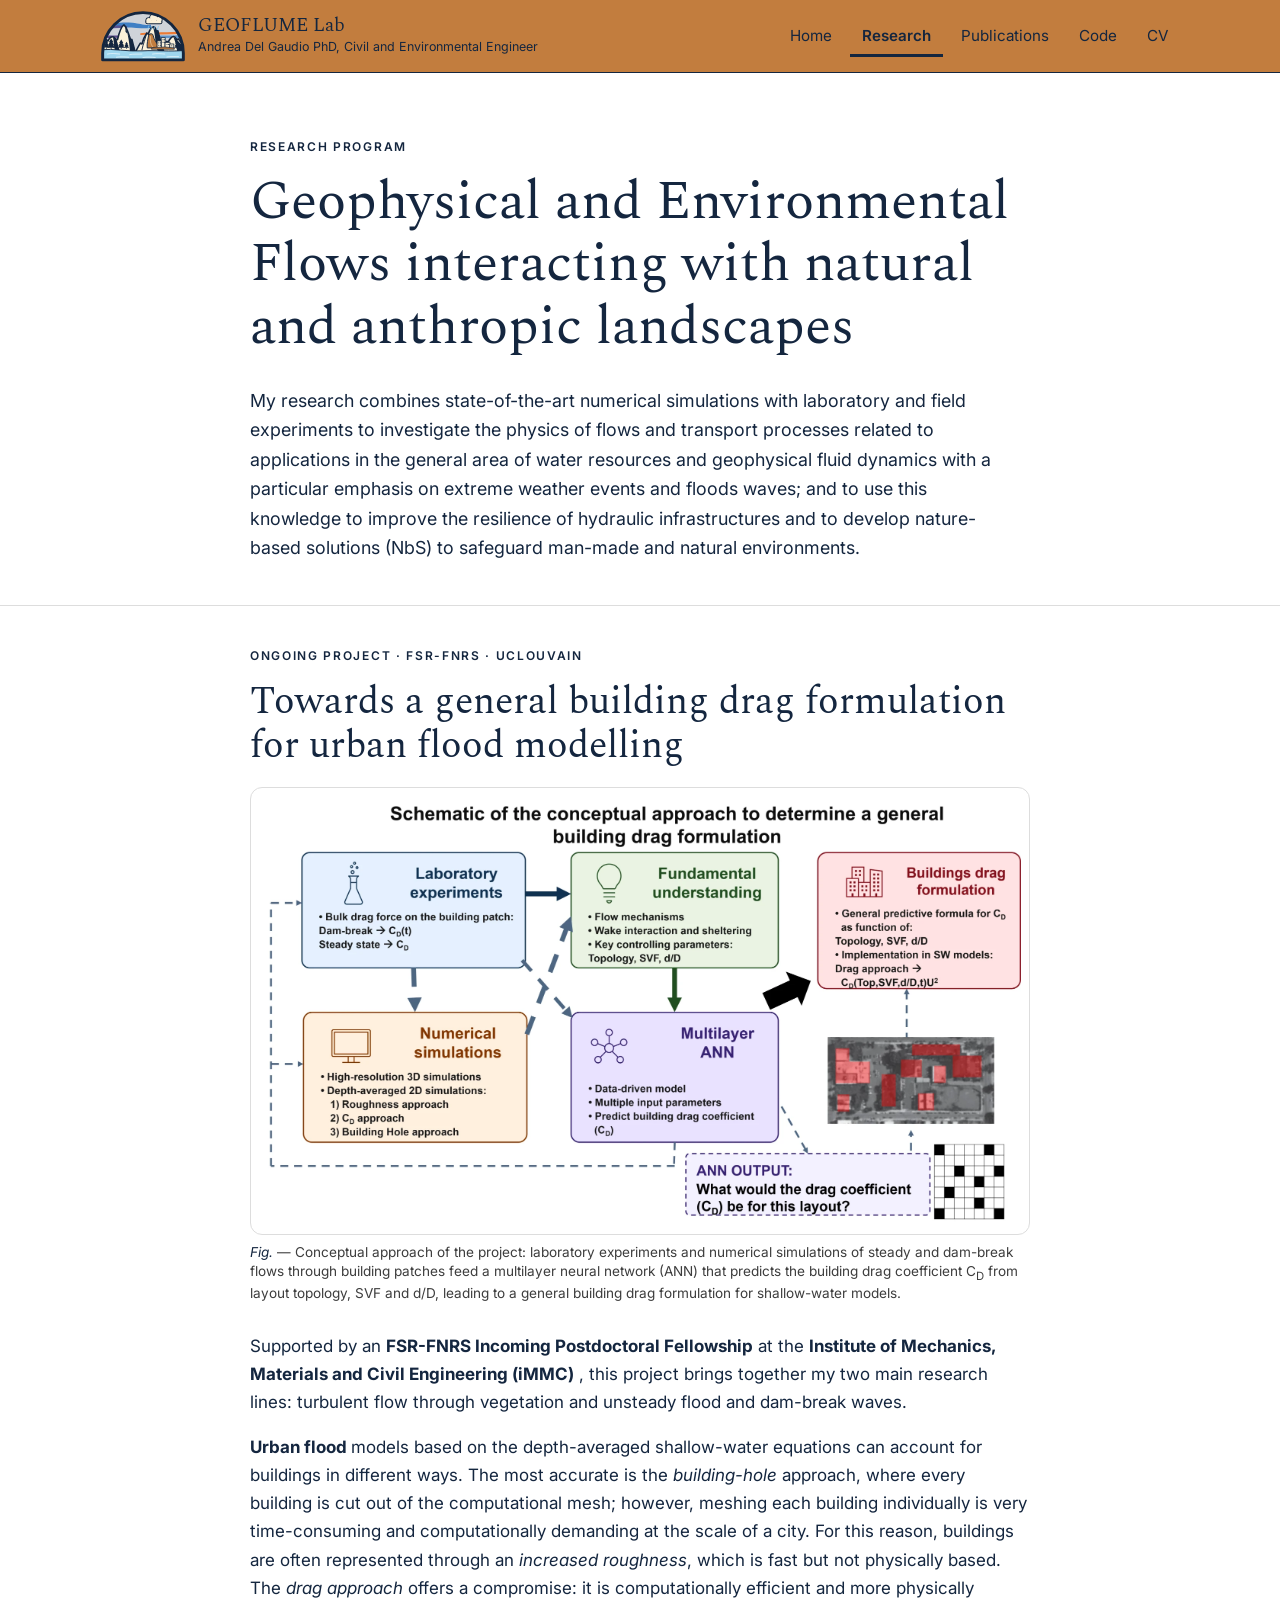
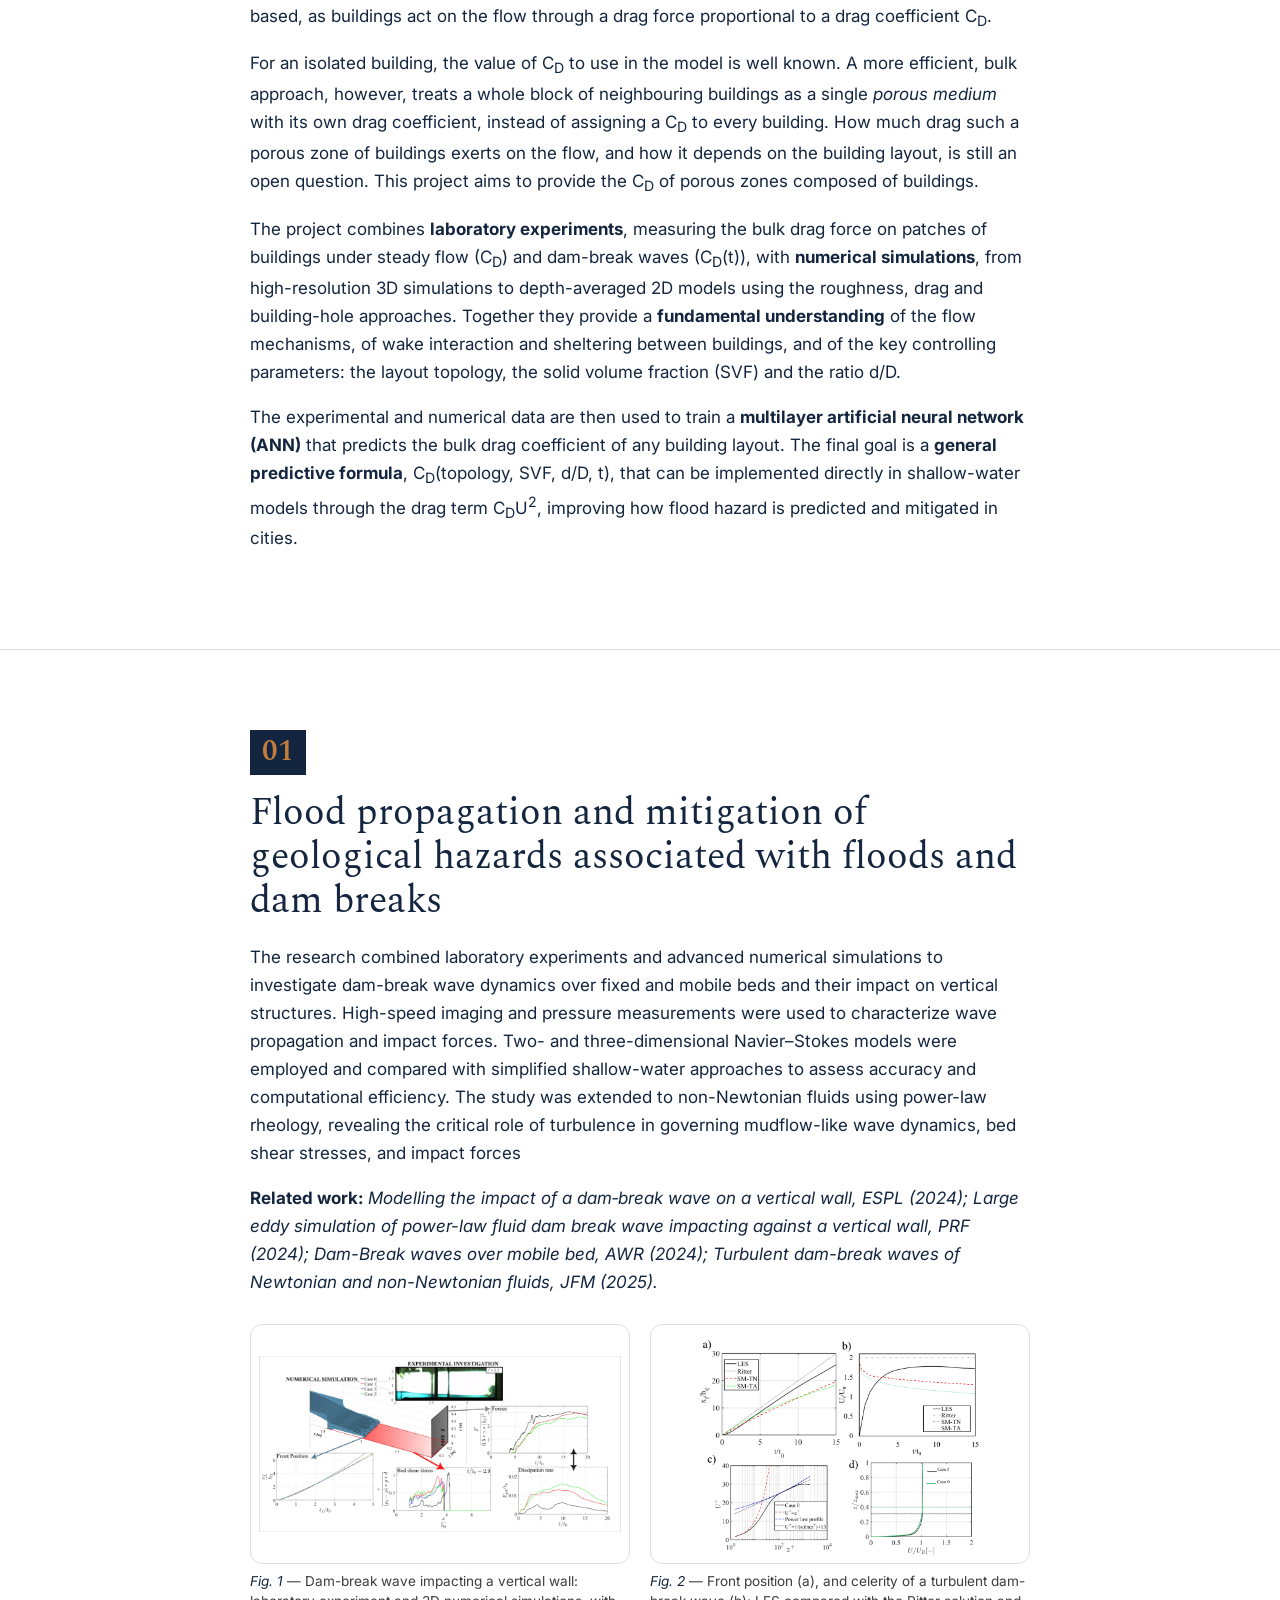
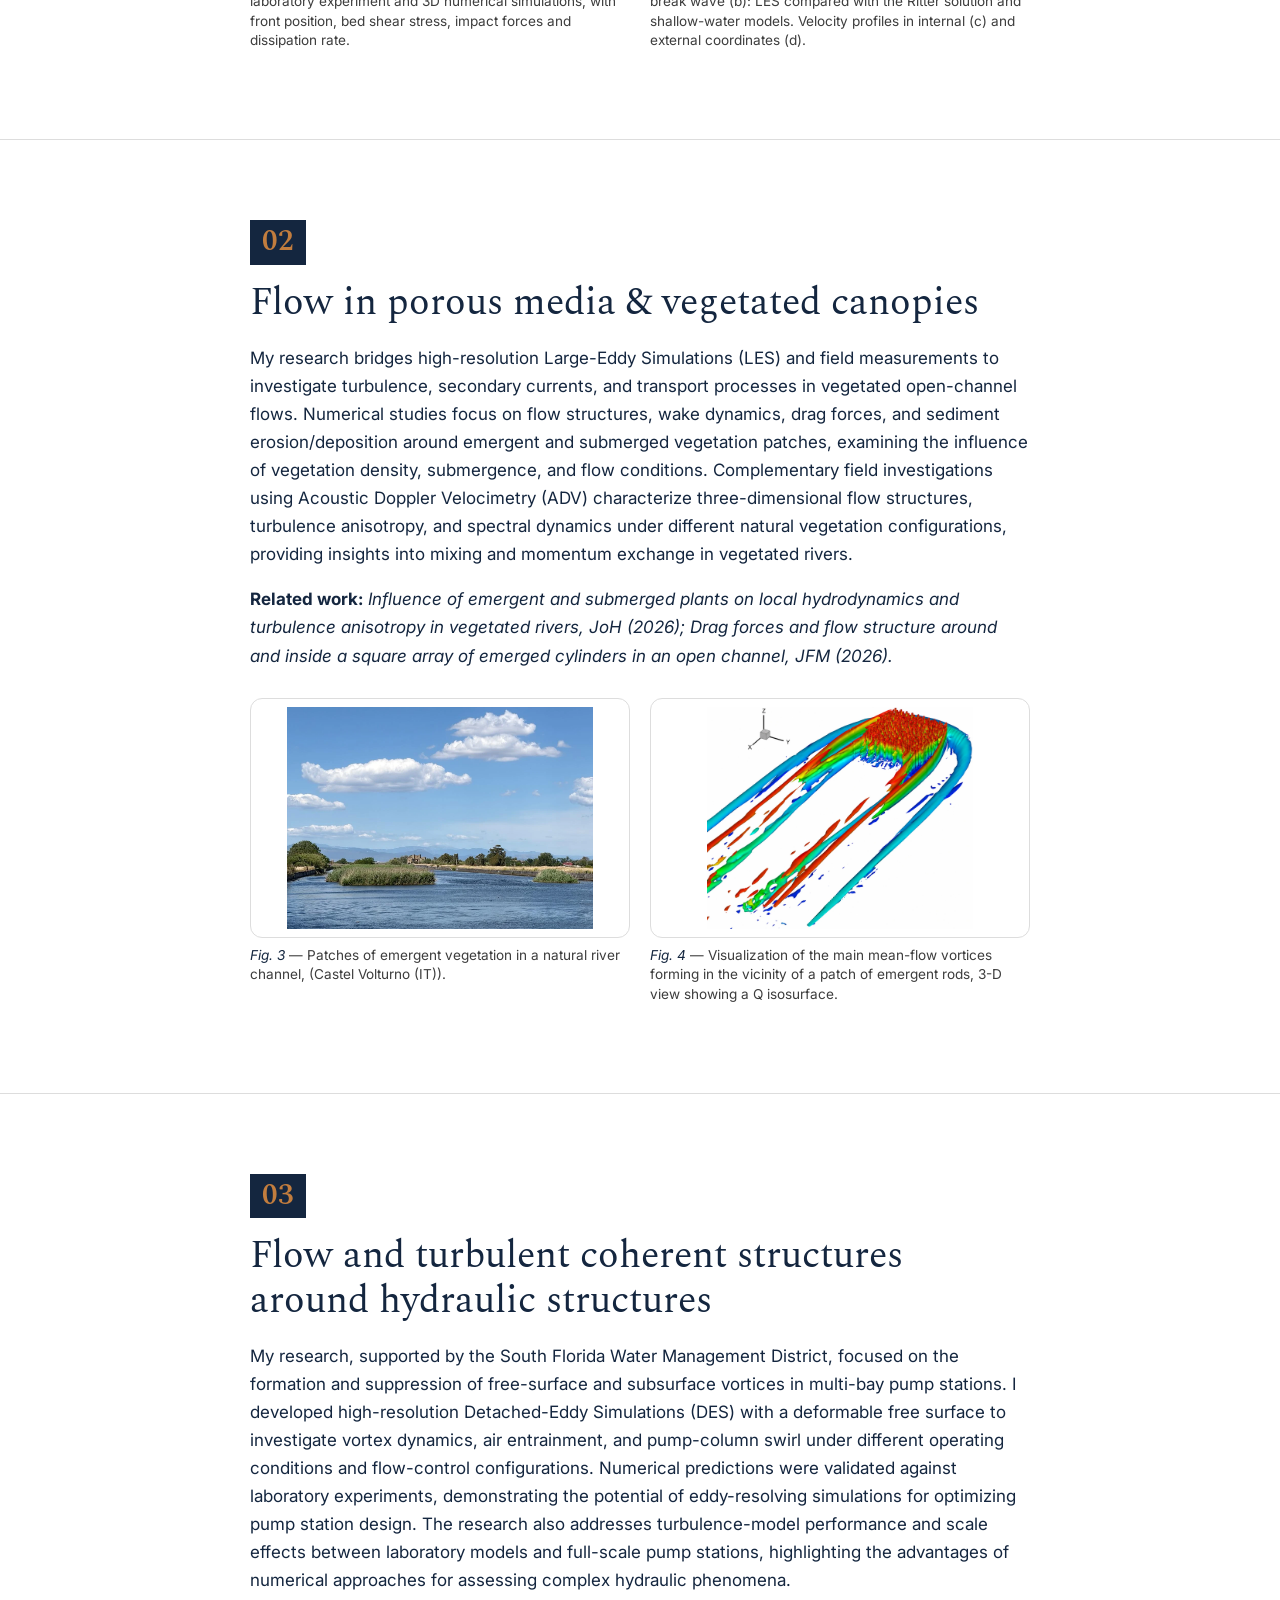
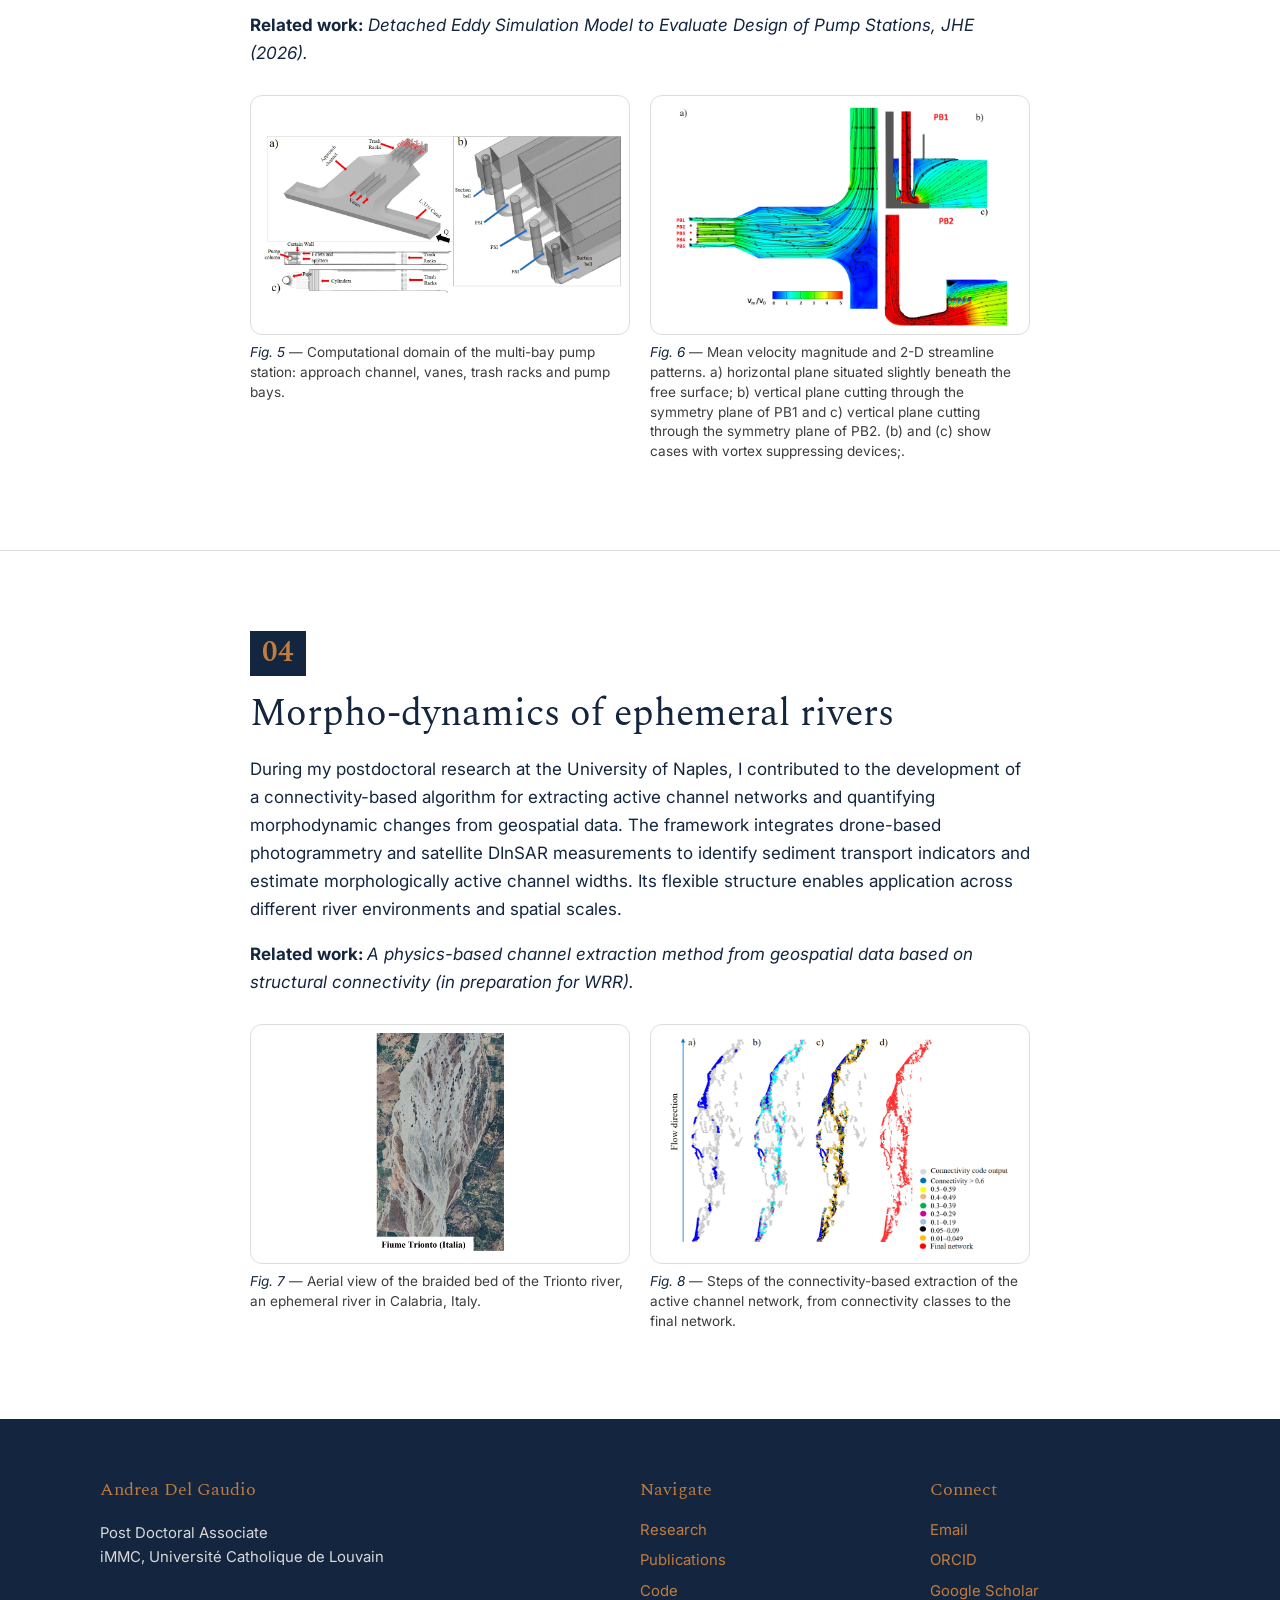
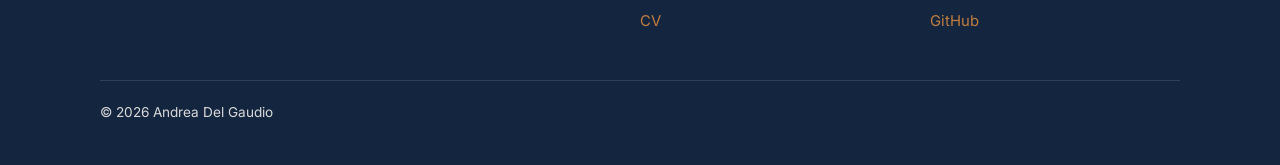
<file: research.html>
<!doctype html>
<html lang="en">
<head>
  <meta charset="utf-8">
  <meta name="viewport" content="width=device-width, initial-scale=1">
  <title>Research — Andrea Del Gaudio</title>
  <meta name="description" content="Personal academic website of Andrea Del Gaudio.">
  <link rel="preconnect" href="https://fonts.googleapis.com">
  <link rel="preconnect" href="https://fonts.gstatic.com" crossorigin>
  <link href="https://fonts.googleapis.com/css2?family=Inter:wght@400;500;600;700&family=Spectral:ital,wght@0,400;0,600;1,400&display=swap" rel="stylesheet">
  <link rel="stylesheet" href="css/style.css">
</head>
<body>

<header class="site-header">
  <div class="container">
    <a class="brand" href="index.html">
      <img class="brand-logo" src="images/geoflume_mark.svg" alt="GeoFlume lab logo">
      <span>
        <span class="brand-name">GEOFLUME Lab</span>
        <span class="brand-sub">Andrea Del Gaudio PhD, Civil and Environmental Engineer</span>
      </span>
    </a>
    <button class="nav-toggle" aria-label="Menu">&#9776;</button>
    <nav class="nav">
      <a href="index.html">Home</a>
      <a href="research.html" class="active">Research</a>
      <a href="publications.html">Publications</a>
      <a href="code.html">Code</a>
      <a href="cv.html">CV</a>
    </nav>
  </div>
</header>

<div class="page-head">
  <div class="container narrow">
    <p class="eyebrow">Research Program</p>
    <h1>Geophysical and Environmental Flows interacting with natural and anthropic landscapes </h1>
    <p class="lead"> My research combines state-of-the-art numerical simulations with laboratory and field experiments to investigate the physics of flows and transport processes related to applications in the general area of water resources and geophysical fluid dynamics with a particular emphasis on extreme weather events and floods waves; and to use this knowledge to improve the resilience of hydraulic infrastructures and to develop nature-based solutions (NbS) to safeguard man-made and natural environments.</p>
  </div>
</div>

<!-- ===== ONGOING PROJECT (FSR-FNRS, UCLouvain) ===== -->
<section class="soft">
  <div class="container narrow">
    <p class="eyebrow">Ongoing project · FSR-FNRS · UCLouvain</p>
    <h2>Towards a general building drag formulation for urban flood modelling</h2>

    <!-- PICTURE: picture file: images/fsr_project.webp
         (or change the file name after src="images/...") and edit the caption -->
    <div class="figures single">
      <figure>
        <img src="images/fsr_project.webp" alt="Schematic of the approach to determine a general building drag formulation">
        <figcaption><em>Fig.</em> — Conceptual approach of the project: laboratory experiments and numerical simulations of steady and dam-break flows through building patches feed a multilayer neural network (ANN) that predicts the building drag coefficient C<sub>D</sub> from layout topology, SVF and d/D, leading to a general building drag formulation for shallow-water models.</figcaption>
      </figure>
    </div>

    <!-- PROJECT EXPLANATION: edit the text below -->
    <p>Supported by an <strong>FSR-FNRS Incoming Postdoctoral Fellowship</strong>  at the <strong> Institute of Mechanics, Materials and Civil Engineering (iMMC)</strong> , this project brings together my two main research lines: turbulent flow through vegetation and unsteady flood and dam-break waves.</p>
    <p> <strong> Urban flood </strong> models based on the depth-averaged shallow-water equations can account for buildings in different ways. The most accurate is the <em>building-hole</em> approach, where every building is cut out of the computational mesh; however, meshing each building individually is very time-consuming and computationally demanding at the scale of a city. For this reason, buildings are often represented through an <em>increased roughness</em>, which is fast but not physically based. The <em>drag approach</em> offers a compromise: it is computationally efficient and more physically based, as buildings act on the flow through a drag force proportional to a drag coefficient C<sub>D</sub>.</p>
    <p>For an isolated building, the value of C<sub>D</sub> to use in the model is well known. A more efficient, bulk approach, however, treats a whole block of neighbouring buildings as a single <em>porous medium</em> with its own drag coefficient, instead of assigning a C<sub>D</sub> to every building. How much drag such a porous zone of buildings exerts on the flow, and how it depends on the building layout, is still an open question. This project aims to provide the C<sub>D</sub> of porous zones composed of buildings.</p>
    <p>The project combines <strong>laboratory experiments</strong>, measuring the bulk drag force on patches of buildings under steady flow (C<sub>D</sub>) and dam-break waves (C<sub>D</sub>(t)), with <strong>numerical simulations</strong>, from high-resolution 3D simulations to depth-averaged 2D models using the roughness, drag and building-hole approaches. Together they provide a <strong>fundamental understanding</strong> of the flow mechanisms, of wake interaction and sheltering between buildings, and of the key controlling parameters: the layout topology, the solid volume fraction (SVF) and the ratio d/D.</p>
    <p>The experimental and numerical data are then used to train a <strong>multilayer artificial neural network (ANN)</strong> that predicts the bulk drag coefficient of any building layout. The final goal is a <strong>general predictive formula</strong>, C<sub>D</sub>(topology, SVF, d/D, t), that can be implemented directly in shallow-water models through the drag term C<sub>D</sub>U<sup>2</sup>, improving how flood hazard is predicted and mitigated in cities.</p>
  </div>
</section>

<section>
  <div class="container narrow">
    <div class="num">01</div>
    <h2>Flood propagation and mitigation of geological hazards associated with floods and dam breaks </h2>
    <p> The research combined laboratory experiments and advanced numerical simulations to investigate dam-break wave dynamics over fixed and mobile beds and their impact on vertical structures. High-speed imaging and pressure measurements were used to characterize wave propagation and impact forces. Two- and three-dimensional Navier–Stokes models were employed and compared with simplified shallow-water approaches to assess accuracy and computational efficiency. The study was extended to non-Newtonian fluids using power-law rheology, revealing the critical role of turbulence in governing mudflow-like wave dynamics, bed shear stresses, and impact forces</p>
    <p class="related"><strong>Related work:</strong> Modelling the impact of a dam‐break wave on a vertical wall, ESPL (2024); Large eddy simulation of power-law fluid dam break wave impacting against a vertical wall, PRF (2024); Dam-Break waves over mobile bed, AWR (2024); Turbulent dam-break waves of Newtonian and non-Newtonian fluids, JFM (2025).</p>

    <!-- ===== PICTURES THEME 01 =====
         1) Copy your two pictures into the "images" folder
         2) Change the file names after src="images/..." to match yours
         3) Change the captions inside <figcaption> ... </figcaption> -->
    <div class="figures">
      <figure>
        <img src="images/theme1_fig1.webp" alt="Dam-break wave impacting a vertical wall: experiment and numerical simulation">
        <figcaption><em>Fig. 1</em> — Dam-break wave impacting a vertical wall: laboratory experiment and 3D numerical simulations, with front position, bed shear stress, impact forces and dissipation rate.</figcaption>
      </figure>
      <figure>
        <img src="images/theme1_fig2.webp" alt="LES compared with Ritter solution and shallow-water models">
        <figcaption><em>Fig. 2</em> — Front position (a), and celerity of a turbulent dam-break wave (b): LES compared with the Ritter solution and shallow-water models. Velocity profiles in internal (c) and external coordinates (d).</figcaption>
      </figure>
    </div>
  </div>
</section>

<section class="soft">
  <div class="container narrow">
    <div class="num">02</div>
    <h2>Flow in porous media & vegetated canopies</h2>
    <p> My research bridges high-resolution Large-Eddy Simulations (LES) and field measurements to investigate turbulence, secondary currents, and transport processes in vegetated open-channel flows. Numerical studies focus on flow structures, wake dynamics, drag forces, and sediment erosion/deposition around emergent and submerged vegetation patches, examining the influence of vegetation density, submergence, and flow conditions. Complementary field investigations using Acoustic Doppler Velocimetry (ADV) characterize three-dimensional flow structures, turbulence anisotropy, and spectral dynamics under different natural vegetation configurations, providing insights into mixing and momentum exchange in vegetated rivers. </p>
    <p class="related"><strong>Related work:</strong> Influence of emergent and submerged plants on local hydrodynamics and turbulence anisotropy in vegetated rivers, JoH (2026); Drag forces and flow structure around and inside a square array of emerged cylinders in an open channel, JFM (2026).</p>

    <!-- ===== PICTURES THEME 02 =====
         1) Copy your two pictures into the "images" folder
         2) Change the file names after src="images/..." to match yours
         3) Change the captions inside <figcaption> ... </figcaption> -->
    <div class="figures">
      <figure>
        <img src="images/theme2_fig1.webp" alt="Vegetation patches in a river channel">
        <figcaption><em>Fig. 3</em> — Patches of emergent vegetation in a natural river channel, (Castel Volturno (IT)).</figcaption>
      </figure>
      <figure>
        <img src="images/theme2_fig2.webp" alt="LES of vortical structures around a patch of emergent cylinders">
        <figcaption><em>Fig. 4</em> — Visualization of the main mean-flow vortices forming in the vicinity of a patch of emergent rods, 3-D view showing a Q isosurface. </figcaption>
      </figure>
    </div>
  </div>
</section>

<section>
  <div class="container narrow">
    <div class="num">03</div>
    <h2>Flow and turbulent coherent structures around hydraulic structures</h2>
    <p>My research, supported by the South Florida Water Management District, focused on the formation and suppression of free-surface and subsurface vortices in multi-bay pump stations. I developed high-resolution Detached-Eddy Simulations (DES) with a deformable free surface to investigate vortex dynamics, air entrainment, and pump-column swirl under different operating conditions and flow-control configurations. Numerical predictions were validated against laboratory experiments, demonstrating the potential of eddy-resolving simulations for optimizing pump station design. The research also addresses turbulence-model performance and scale effects between laboratory models and full-scale pump stations, highlighting the advantages of numerical approaches for assessing complex hydraulic phenomena.</p>
    <p class="related"><strong>Related work:</strong> Detached Eddy Simulation Model to Evaluate Design of Pump Stations, JHE (2026).</p>

    <!-- ===== PICTURES THEME 03 =====
         1) Copy your two pictures into the "images" folder
         2) Change the file names after src="images/..." to match yours
         3) Change the captions inside <figcaption> ... </figcaption> -->
    <div class="figures">
      <figure>
        <img src="images/theme3_fig1.webp" alt="Geometry of the multi-bay pump station">
        <figcaption><em>Fig. 5</em> — Computational domain of the multi-bay pump station: approach channel, vanes, trash racks and pump bays.</figcaption>
      </figure>
      <figure>
        <img src="images/theme3_fig2.webp" alt="Streamlines and velocity magnitude in the pump station">
        <figcaption><em>Fig. 6</em> — Mean velocity magnitude and 2-D streamline patterns. a) horizontal plane situated slightly beneath the free surface; b) vertical plane cutting through the symmetry plane of PB1 and c) vertical plane cutting through the symmetry plane of PB2. (b) and (c) show cases with vortex suppressing devices;.</figcaption>
      </figure>
    </div>
  </div>
</section>

<section class="soft">
  <div class="container narrow">
    <div class="num">04</div>
    <h2>Morpho-dynamics of ephemeral rivers</h2>
    <p> During my postdoctoral research at the University of Naples, I contributed to the development of a connectivity-based algorithm for extracting active channel networks and quantifying morphodynamic changes from geospatial data. The framework integrates drone-based photogrammetry and satellite DInSAR measurements to identify sediment transport indicators and estimate morphologically active channel widths. Its flexible structure enables application across different river environments and spatial scales.  </p>
    <p class="related"><strong>Related work: </strong> A physics-based channel extraction method from geospatial data based on structural connectivity (in preparation for WRR).</p>

    <!-- ===== PICTURES THEME 04 =====
         1) Copy your two pictures into the "images" folder
         2) Change the file names after src="images/..." to match yours
         3) Change the captions inside <figcaption> ... </figcaption> -->
    <div class="figures">
      <figure>
        <img src="images/theme4_fig1.webp" alt="Aerial view of the Trionto river">
        <figcaption><em>Fig. 7</em> — Aerial view of the braided bed of the Trionto river, an ephemeral river in Calabria, Italy.</figcaption>
      </figure>
      <figure>
        <img src="images/theme4_fig2.png" alt="Steps of the connectivity-based channel extraction">
        <figcaption><em>Fig. 8</em> — Steps of the connectivity-based extraction of the active channel network, from connectivity classes to the final network.</figcaption>
      </figure>
    </div>
  </div>
</section>


<footer class="site-footer">
  <div class="container">
    <div class="footer-grid">
      <div>
        <h4>Andrea Del Gaudio</h4>
        <p>Post Doctoral Associate <br> iMMC, Université Catholique de Louvain </p>
      </div>
      <div>
        <h4>Navigate</h4>
        <ul>
          <li><a href="research.html">Research</a></li>
          <li><a href="publications.html">Publications</a></li>
          <li><a href="code.html">Code</a></li>
          <li><a href="cv.html">CV</a></li>
        </ul>
      </div>
      <div>
        <h4>Connect</h4>
        <ul>
          <li><a href="mailto:andrea.delgaudio@uclouvain.be">Email</a></li>
          <li><a href="https://orcid.org/0000-0003-1419-1090">ORCID</a></li>
          <li><a href="https://scholar.google.com/citations?user=aR6D2nIAAAAJ">Google Scholar</a></li>
          <li><a href="https://github.com/delgaudioandrea">GitHub</a></li>
        </ul>
      </div>
    </div>
    <p class="copyright">&copy; <span id="year"></span> Andrea Del Gaudio</p>
  </div>
</footer>

<script src="js/main.js"></script>
</body>
</html>
</file>
<file: css/style.css>
/* ==========================================================
   Personal academic site — shared styles
   Edit the colors below to re-theme the whole site.
   ========================================================== */
:root {
  --navy: #14263f;         /* dark blue: used where the site was black */
  --ink: var(--navy);      /* main text */
  --muted: #3d3d3d;        /* secondary text: dark grey */
  --primary: var(--navy);  /* buttons, logo, photo box */
  --primary-dark: #22395a;
  --brown: #c27d3e;        /* brown: header, contact section, accents on dark blue */
  --on-primary: var(--brown); /* text color on dark blue buttons/boxes */
  --link: #7a4518;         /* dark brown: links on white */
  --accent: var(--navy);   /* small labels, numbers */
  --bg: #ffffff;
  --bg-soft: #ffffff;      /* other sections: white */
  --line: #dddddd;         /* light grey borders */
  --footer: var(--navy);   /* dark blue footer */
  --radius: 14px;
  --maxw: 1120px;
  --serif: "Spectral", Georgia, "Times New Roman", serif;
  --sans: "Inter", -apple-system, BlinkMacSystemFont, "Segoe UI", Roboto, Helvetica, Arial, sans-serif;
}

* { box-sizing: border-box; }
html { scroll-behavior: smooth; }
body {
  margin: 0;
  background: var(--bg);
  color: var(--ink);
  font-family: var(--sans);
  font-size: 17px;
  line-height: 1.65;
  -webkit-font-smoothing: antialiased;
}
img { max-width: 100%; display: block; }
a { color: var(--link); text-decoration: none; }
a:hover { text-decoration: underline; }

h1, h2, h3 { font-family: var(--serif); font-weight: 600; line-height: 1.15; margin: 0 0 .5em; }
h1 { font-size: clamp(2.3rem, 5vw, 3.4rem); font-weight: 400; }
h2 { font-size: clamp(1.8rem, 3.6vw, 2.4rem); font-weight: 400; }
h3 { font-size: 1.35rem; }

.container { max-width: var(--maxw); margin: 0 auto; padding: 0 20px; }

/* ---------- Header / nav ---------- */
.site-header {
  position: sticky; top: 0; z-index: 50;
  background: var(--brown);
  border-bottom: 1px solid var(--navy);
}
.site-header .container { display: flex; align-items: center; justify-content: space-between; height: 72px; }
.brand { display: flex; align-items: center; gap: 12px; color: var(--ink); }
.brand:hover { text-decoration: none; }
.brand-mark {
  width: 46px; height: 46px; border-radius: 10px;
  background: var(--primary); color: var(--on-primary);
  display: grid; place-items: center;
  font-family: var(--serif); font-size: 1.25rem; letter-spacing: .5px;
}
.brand-name { font-family: var(--serif); font-size: 1.2rem; display: block; line-height: 1.2; }
.brand-sub { font-size: .78rem; color: var(--muted); display: block; }

.nav { display: flex; gap: 6px; }
.nav a { color: var(--ink); font-size: .95rem; padding: 8px 12px; border-radius: 8px; }
.nav a:hover { background: rgba(0,0,0,.08); text-decoration: none; }
.nav a.active { color: var(--ink); font-weight: 600; box-shadow: inset 0 -3px 0 var(--navy); border-radius: 0; }

.nav-toggle { display: none; background: none; border: 0; font-size: 1.6rem; color: var(--ink); cursor: pointer; }

/* ---------- Hero ---------- */
.hero {
  background: #ffffff;
  padding: 64px 0 80px;
}
.hero .container { display: grid; grid-template-columns: 1.15fr .85fr; gap: 56px; align-items: center; }
.eyebrow {
  font-size: .75rem; font-weight: 600; letter-spacing: .14em; text-transform: uppercase;
  color: var(--accent); margin: 0 0 14px;
}
.role { color: var(--primary); font-weight: 600; margin: 0; }
.affil { margin: 2px 0; }
.affil.muted { color: var(--muted); }
.tagline { font-family: var(--serif); font-style: italic; font-size: 1.2rem; margin: 22px 0 28px; }

.photo {
  aspect-ratio: 3 / 4; width: 100%; max-width: 380px; justify-self: center;   /* portrait frame, same shape as the photo */
  border-radius: 18px; overflow: hidden;
  /* no shadow: just the picture */
  background: transparent;
}
.photo img { width: 100%; height: 100%; object-fit: cover; object-position: 50% 30%; transform: scale(1); transform-origin: 48% 45%; }  /* portrait framing: raise scale() to zoom in */
.photo .initials {
  width: 100%; height: 100%; display: grid; place-items: center;
  color: var(--on-primary); font-family: var(--serif); font-size: 5rem;
}

/* ---------- Buttons ---------- */
.btns { display: flex; flex-wrap: wrap; gap: 12px; }
.btn {
  display: inline-block; padding: 12px 20px; border-radius: 0;
  font-weight: 700; font-size: .95rem; text-transform: uppercase; letter-spacing: .04em; border: 2px solid var(--navy);
  background: #fff; color: var(--ink);
}
.btn:hover { text-decoration: none; background: var(--navy); color: var(--brown); }
.btn.primary { background: var(--primary); color: var(--on-primary); border-color: var(--primary); }
.btn.primary:hover { background: var(--primary-dark); }

/* ---------- Sections ---------- */
section { padding: 80px 0; }
section.soft { background: var(--bg-soft); }
section.brown { background: var(--brown); }
/* thin line between white sections so they stay distinct */
section + section, .hero + section, .page-head + section { border-top: 1px solid var(--line); }
.lead { font-size: 1.12rem; max-width: 760px; }
.narrow { max-width: 820px; }
.page-head { padding: 64px 0 24px; background: #ffffff; }
.page-head + section { padding-top: 40px; }

.tags { display: flex; flex-wrap: wrap; gap: 10px; margin: 24px 0; padding: 0; list-style: none; }
.tags li { background: #fff; border: 2px solid var(--navy); font-weight: 500; padding: 7px 14px; border-radius: 999px; font-size: .92rem; }

.grid-3 { display: grid; grid-template-columns: repeat(3, 1fr); gap: 22px; margin-top: 32px; }
.card {
  background: #fff; border: 1px solid var(--line); border-radius: var(--radius);
  padding: 28px;
}
/* Theme numbers (01, 02...): bold brown on a dark blue box */
.num {
  display: inline-block; background: var(--navy); color: var(--brown);
  font-family: var(--serif); font-weight: 600; font-size: 1.8rem; line-height: 1;
  padding: 8px 12px; margin-bottom: 16px;
}
.card p { color: var(--muted); margin: 0; }

.arrow-link { display: inline-block; margin-top: 24px; font-weight: 700; color: var(--navy); }

/* ---------- Research figures (pairs of pictures) ---------- */
.figures { display: grid; grid-template-columns: 1fr 1fr; gap: 20px; margin: 28px 0 8px; }
.figures figure { margin: 0; }
.figures img {
  width: 100%; height: 240px; object-fit: contain;
  background: #fff; border: 1px solid var(--line); border-radius: 12px; padding: 8px;
}
.figures figcaption { font-size: .85rem; color: var(--muted); margin-top: 8px; line-height: 1.45; }
.figures figcaption em { color: var(--ink); }
.figures img { cursor: zoom-in; transition: border-color .15s; }
.figures img:hover { border-color: var(--primary); }

/* Full-screen picture viewer (see js/main.js) */
.lightbox {
  display: none; position: fixed; inset: 0; z-index: 100;
  background: rgba(20,38,63,.94); cursor: zoom-out;
  flex-direction: column; align-items: center; justify-content: center; padding: 24px;
}
.lightbox.open { display: flex; }
.lightbox img { max-width: 100%; max-height: 82vh; background: #fff; border-radius: 8px; }
.lightbox p { color: #e7eef1; max-width: 900px; text-align: center; font-size: .92rem; margin: 14px 0 0; }
.lightbox p em { color: #fff; }
@media (max-width: 640px) {
  .figures { grid-template-columns: 1fr; }
  .figures img { height: auto; }
}

/* ---------- Publications ---------- */
.pub-year { font-family: var(--serif); font-size: 1.5rem; color: var(--accent); margin: 40px 0 8px; }
.pub { padding: 18px 0; border-bottom: 1px solid var(--line); }
.pub-title { font-weight: 600; }
.pub-authors { color: var(--muted); font-size: .95rem; }
.pub-venue { font-style: italic; font-size: .95rem; }
.pub-links { margin-top: 6px; display: flex; gap: 8px; flex-wrap: wrap; }
.pill { font-size: .78rem; padding: 3px 10px; border: 1px solid var(--line); border-radius: 999px; }
.me { text-decoration: underline; color: var(--ink); }

/* ---------- Code / software ---------- */
.code-card h3 { margin-bottom: .3em; }
.code-card .lang { font-size: .78rem; font-weight: 600; color: var(--accent); letter-spacing: .08em; text-transform: uppercase; }

/* ---------- CV timeline ---------- */
.cv-block { margin-bottom: 44px; }
.cv-item { display: grid; grid-template-columns: 150px 1fr; gap: 20px; padding: 12px 0; border-bottom: 1px solid var(--line); }
.cv-date { color: var(--accent); font-weight: 600; font-size: .92rem; }
.cv-item p { margin: 0; color: var(--muted); }

/* ---------- Contact / links ---------- */
.link-list { list-style: none; padding: 0; margin: 0; display: grid; grid-template-columns: repeat(auto-fill, minmax(230px, 1fr)); gap: 14px; }
.link-list a {
  display: block; background: #fff; border: 1px solid var(--line); border-radius: 10px; padding: 16px 18px;
  color: var(--ink); font-weight: 500;
}
.link-list a span { display: block; font-size: .85rem; color: var(--muted); font-weight: 400; }
.link-list a:hover { border-color: var(--primary); text-decoration: none; }

/* ---------- Footer ---------- */
.site-footer { background: var(--footer); color: #d9d9d9; padding: 56px 0 28px; font-size: .93rem; }
.site-footer a { color: var(--brown); }
.footer-grid { display: grid; grid-template-columns: 2fr 1fr 1fr; gap: 40px; }
.footer-grid h4 { color: var(--brown); font-family: var(--serif); font-weight: 400; font-size: 1.15rem; margin: 0 0 12px; }
.footer-grid ul { list-style: none; margin: 0; padding: 0; }
.footer-grid li { margin: 6px 0; }
.copyright { border-top: 1px solid rgba(255,255,255,.12); margin-top: 40px; padding-top: 20px; font-size: .85rem; }

/* ---------- Responsive ---------- */
@media (max-width: 860px) {
  .hero .container { grid-template-columns: 1fr; gap: 36px; }
  .hero .photo { max-width: 320px; order: -1; }
  .grid-3 { grid-template-columns: 1fr; }
  .footer-grid { grid-template-columns: 1fr; gap: 24px; }
  .cv-item { grid-template-columns: 1fr; gap: 2px; }
  .nav-toggle { display: block; }
  .nav {
    display: none; position: absolute; top: 72px; left: 0; right: 0;
    flex-direction: column; background: var(--brown); border-bottom: 1px solid var(--navy); padding: 10px 16px;
  }
  .nav.open { display: flex; }
  section { padding: 56px 0; }
  .container { padding: 0 16px; }
}

/* "Related work" lines on the Research page: paper list in italics, label upright */
.related { font-style: italic; }
.related strong { font-style: normal; }

/* One large picture (e.g. the ongoing project on the Research page) */
.figures.single { grid-template-columns: 1fr; margin: 8px 0 28px; }
.figures.single img { height: auto; max-height: 460px; }

/* Code page */
.code-card ul { padding-left: 20px; margin: 0 0 8px; }
.code-card li { margin: 4px 0; }
.muted-note { color: var(--muted); font-size: .9rem; margin-top: 14px; }
code { font-family: Consolas, "Courier New", monospace; font-size: .9em; background: #f2f2f2; padding: 1px 6px; border-radius: 4px; }
hr.sep { border: 0; border-top: 1px solid var(--line); margin: 56px 0; }

/* On the brown section, links are dark blue and underlined */
section.brown a:not(.btn):not(.link-list a) { color: var(--navy); text-decoration: underline; }
.page-head .lead, .hero .tagline { color: var(--navy); }

/* All contact cards (Links & contact): dark blue with bold brown text */
.link-list a { background: var(--navy); border-color: var(--navy); color: var(--brown); font-weight: 700; }
.link-list a span { color: #fff; font-weight: 400; }
.link-list a:hover { background: var(--primary-dark); }

/* Links inside the page introductions (e.g. Google Scholar / ORCID on Publications): bold dark blue */
.page-head .lead a { color: var(--navy); font-weight: 700; }

/* DOI / PDF / Code buttons under each publication: bold dark blue, dark blue and brown on hover */
a.pill { color: var(--navy); font-weight: 700; border: 1.5px solid var(--navy); }
a.pill:hover { background: var(--navy); color: var(--brown); text-decoration: none; }

/* GeoFlume name: bold dark blue. Acronym line: dark blue band, white text, GEO / FLU / ME in bold brown */
.gf { font-weight: 800; color: var(--navy); }
.acronym { display: inline-block; background: var(--navy); color: #fff; font-size: 1.1rem; margin-top: 24px; padding: 10px 16px; }
.acronym .gf { color: var(--brown); }
.ac { color: var(--brown); font-weight: 800; }

/* Subtitle under the name in the brown header: dark blue for contrast */
.site-header .brand-sub { color: var(--navy); }

/* GeoFlume emblem in the header (replaces the "AD" box) */
.brand-logo { height: 52px; width: auto; display: block; }
@media (max-width: 860px) { .brand-logo { height: 42px; } }
</file>
